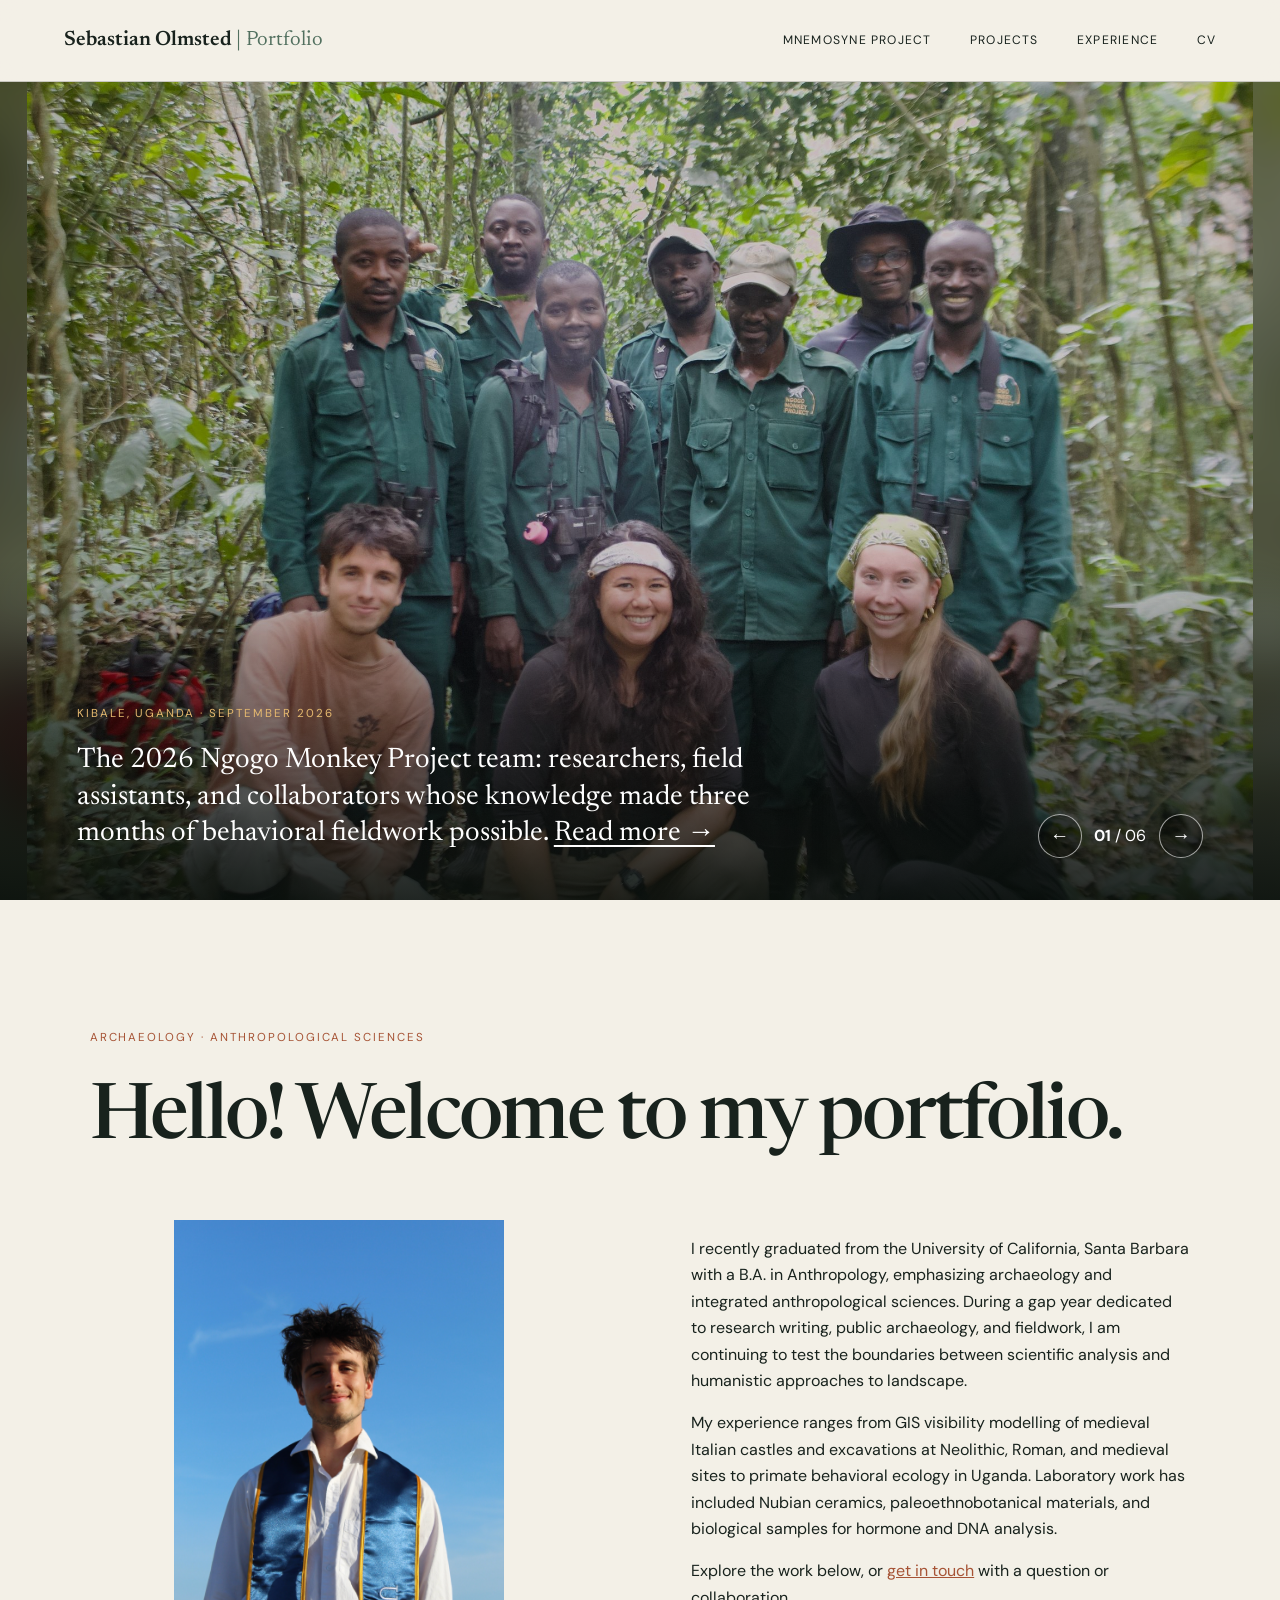
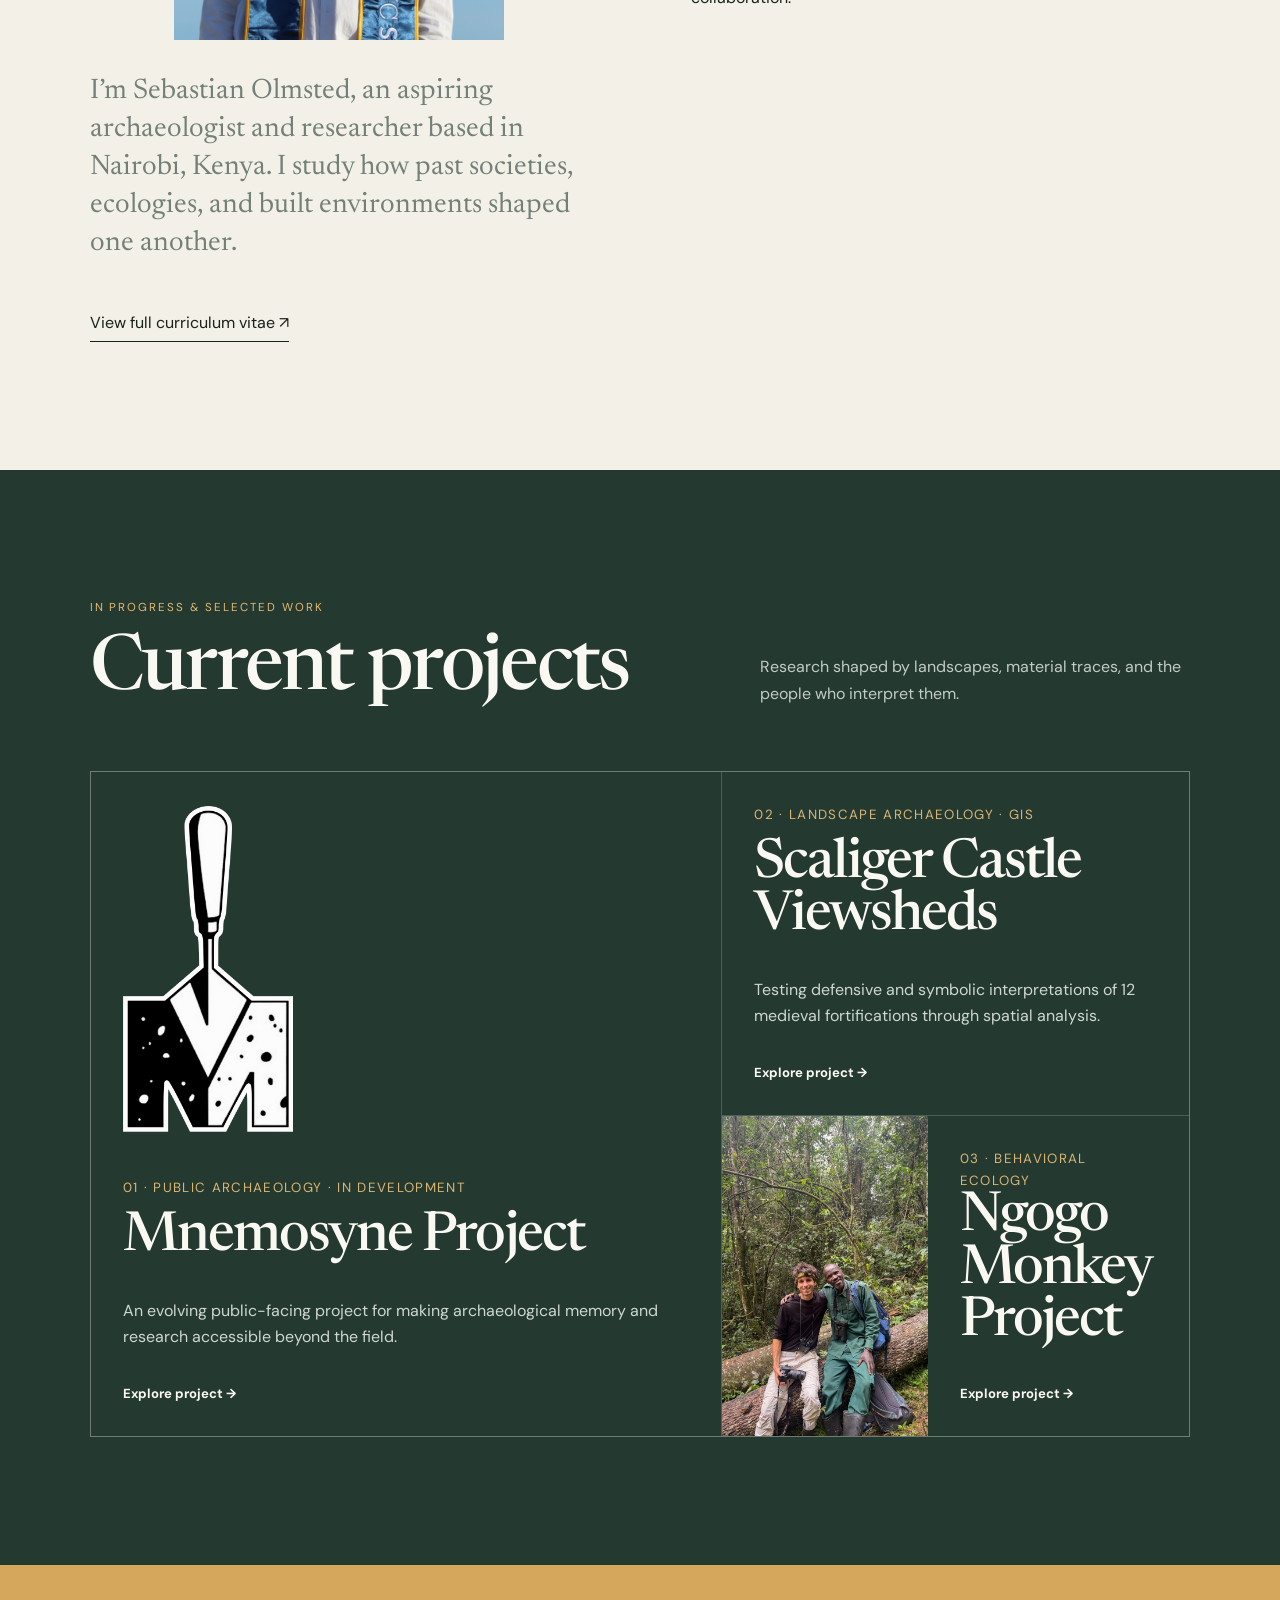
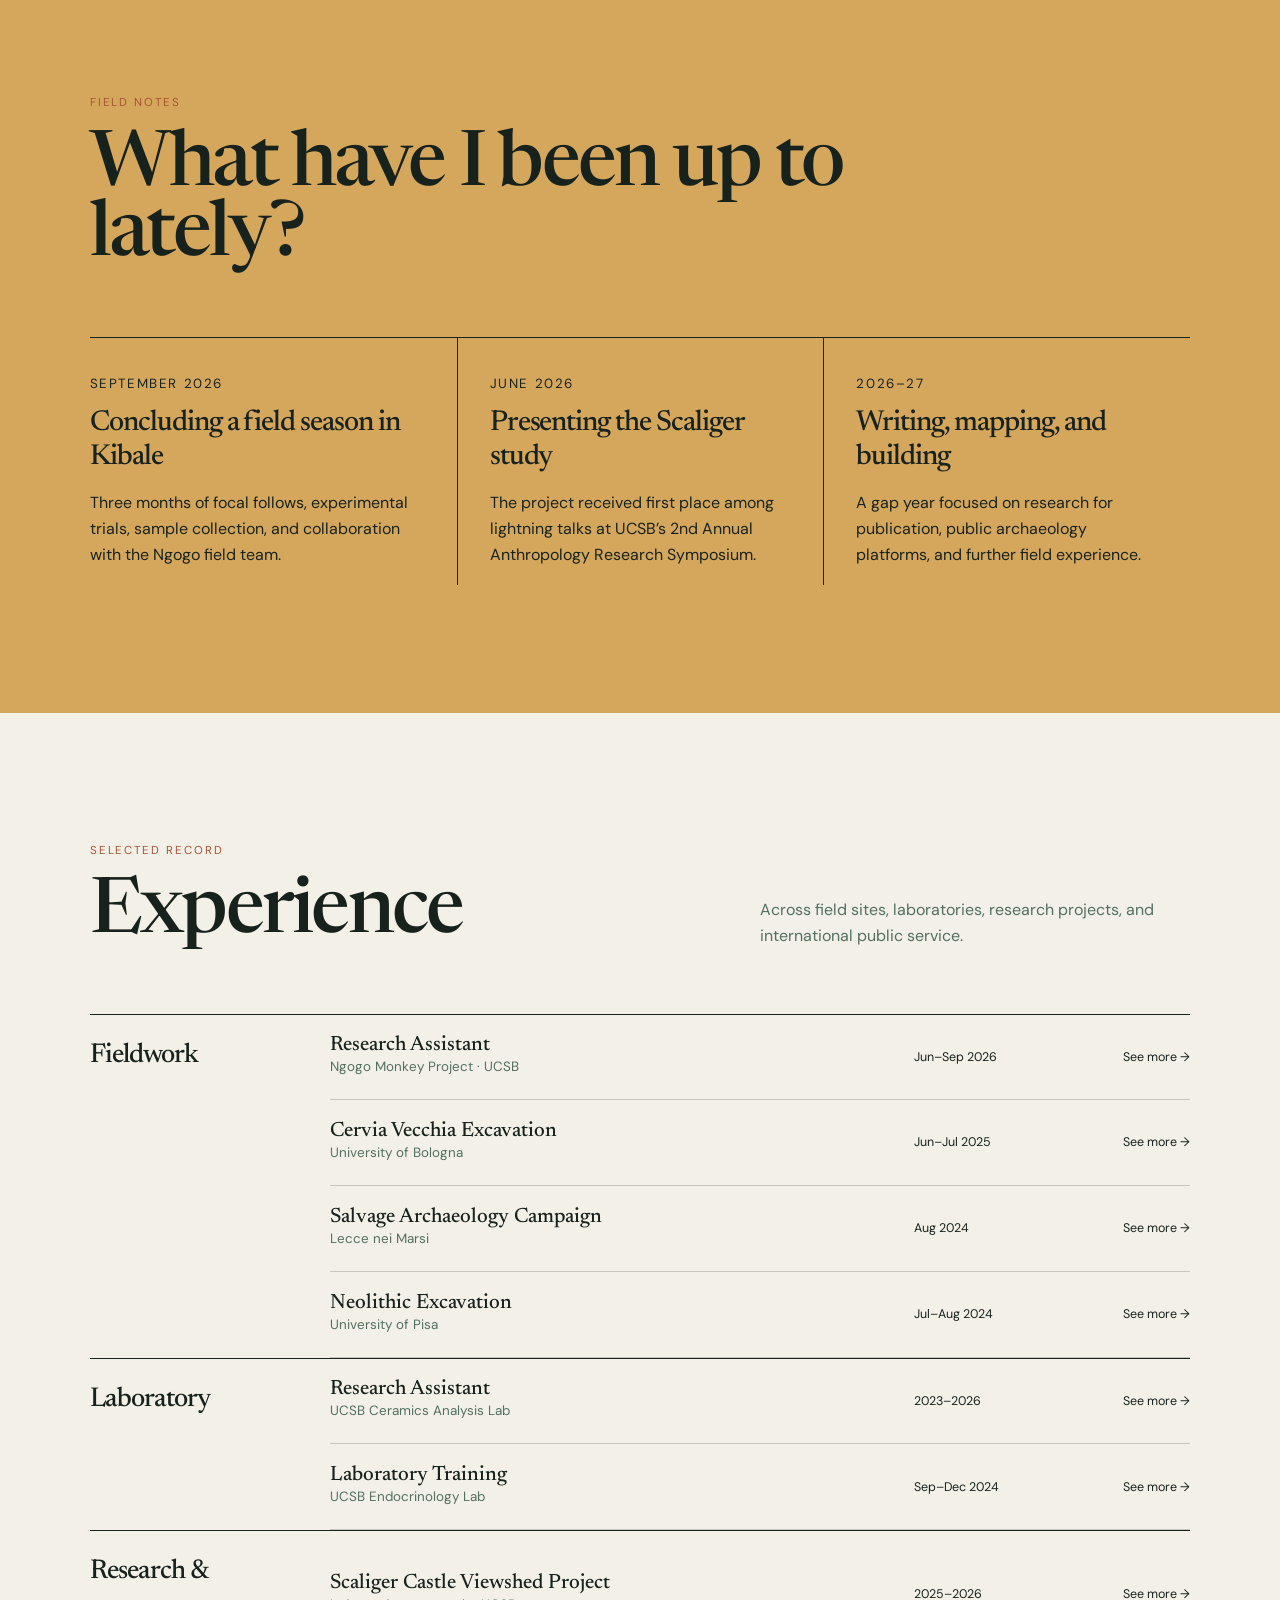
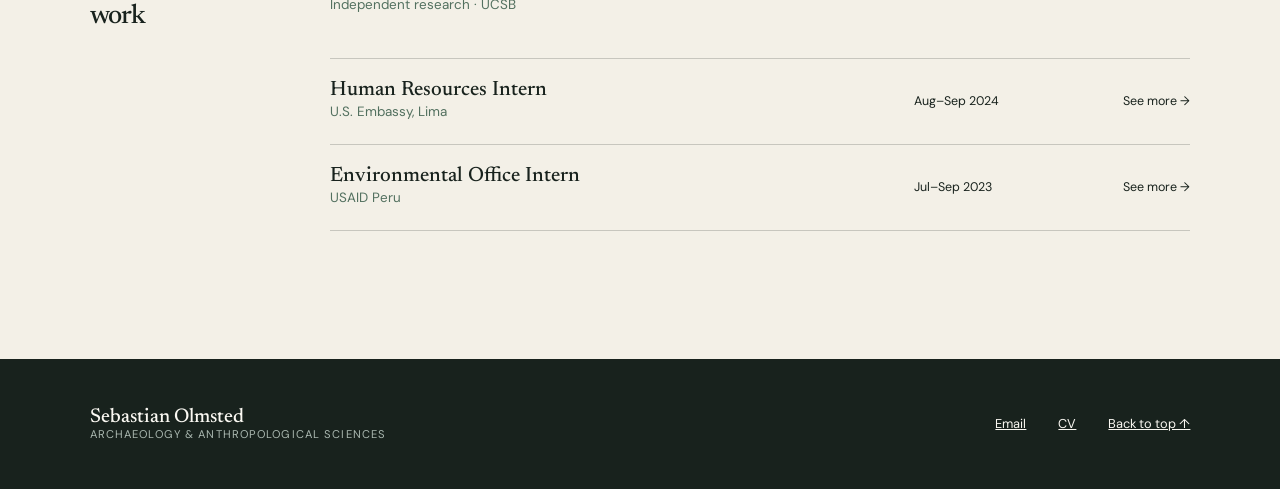
<file: index.html>
<!doctype html>
<html lang="en"><head><meta charset="utf-8"><meta name="viewport" content="width=device-width,initial-scale=1">
<title>Sebastian Olmsted | Portfolio</title><meta name="description" content="Fieldwork, laboratory practice, and research by archaeologist Sebastian Olmsted.">
<link rel="preconnect" href="https://fonts.googleapis.com"><link rel="preconnect" href="https://fonts.gstatic.com" crossorigin><link href="https://fonts.googleapis.com/css2?family=DM+Sans:wght@400;500;600&family=Newsreader:opsz,wght@6..72,400;6..72,500;6..72,600&display=swap" rel="stylesheet"><link rel="stylesheet" href="styles.css?v=6">
<link rel="icon" type="image/svg+xml" href="data:image/svg+xml,%3Csvg xmlns='http://www.w3.org/2000/svg' viewBox='0 0 64 64'%3E%3Crect width='64' height='64' rx='12' fill='%2324392f'/%3E%3Cpath d='M13 42h38M17 36h30M21 30h22M25 24h14M29 18h6' stroke='%23d5a75d' stroke-width='4' stroke-linecap='round'/%3E%3C/svg%3E"></head>
<body><a class="skip" href="#main">Skip to content</a>
<header><a class="brand" href="index.html">Sebastian Olmsted <span>| Portfolio</span></a><button class="menu" aria-expanded="false" aria-controls="nav">Menu</button><nav id="nav"><a href="mnemosyne.html">Mnemosyne Project</a><a href="#projects">Projects</a><a href="#experience">Experience</a><a href="assets/sebastian-olmsted-cv.pdf">CV</a></nav></header>
<main id="main">
<section class="carousel" aria-label="Selected fieldwork and research moments">
<article class="slide active" data-slide><img src="assets/ngogo-research-team.jpg" alt="The Ngogo Monkey Project research team in Kibale National Park"><div class="caption"><p class="eyebrow">Kibale, Uganda · September 2026</p><p>The 2026 Ngogo Monkey Project team: researchers, field assistants, and collaborators whose knowledge made three months of behavioral fieldwork possible. <a href="ngogo.html">Read more →</a></p></div></article>
<article class="slide" data-slide><img src="assets/scaliger-project-presentation.jpeg" alt="Sebastian presenting research at UCSB"><div class="caption"><p class="eyebrow">Santa Barbara, USA · June 2026</p><p>Presenting the award-winning Scaliger Castle Viewshed Project at the 2nd Annual UCSB Anthropology Research Symposium. <a href="scaliger.html">Read more →</a></p></div></article>
<article class="slide" data-slide><img src="assets/section-cervia-vecchia.jpg" alt="Excavated archaeological section at Cervia Vecchia"><div class="caption"><p class="eyebrow">Cervia, Italy · June 2025</p><p>Excavating an artificial pit whose limits helped reveal a spoliated medieval fortification. <a href="fieldwork.html#cervia">Read more →</a></p></div></article>
<article class="slide" data-slide><img src="assets/roman-burial-excavation.JPG" alt="Careful excavation of a Roman burial"><div class="caption"><p class="eyebrow">Lecce nei Marsi, Italy · July 2024</p><p>Documenting a Roman-era cappuccina burial during a rescue archaeology campaign. <a href="fieldwork.html#salvage">Read more →</a></p></div></article>
<article class="slide" data-slide><img src="assets/bracelet-reconstruction.JPG" alt="Reconstructed bracelet made from archaeological beads"><div class="caption"><p class="eyebrow">Santa Barbara, USA · October 2024</p><p>A hypothetical bracelet reconstruction using beads recovered at Tombos in modern-day Sudan. <a href="laboratory.html#ceramics">Read more →</a></p></div></article>
<article class="slide" data-slide><img src="assets/presidential-pre-advance.jpg" alt="A presidential pre-advance delegation in Lima"><div class="caption"><p class="eyebrow">Lima, Peru · August 2024</p><p>Supporting the U.S. presidential pre-advance ahead of the 2024 APEC Leaders’ Summit. <a href="work.html#embassy">Read more →</a></p></div></article>
<div class="controls"><button data-prev aria-label="Previous image">←</button><span><b data-current>01</b> / 06</span><button data-next aria-label="Next image">→</button></div></section>

<section class="intro pad"><p class="eyebrow dark">Archaeology · Anthropological sciences</p><h1>Hello! Welcome to my portfolio.</h1><div class="columns"><div><img class="portrait" src="assets/grad-pic.jpg" alt="Sebastian Olmsted in graduation regalia"><p class="lede">I’m Sebastian Olmsted, an aspiring archaeologist and researcher based in Nairobi, Kenya. I study how past societies, ecologies, and built environments shaped one another.</p></div><div><p>I recently graduated from the University of California, Santa Barbara with a B.A. in Anthropology, emphasizing archaeology and integrated anthropological sciences. During a gap year dedicated to research writing, public archaeology, and fieldwork, I am continuing to test the boundaries between scientific analysis and humanistic approaches to landscape.</p><p>My experience ranges from GIS visibility modelling of medieval Italian castles and excavations at Neolithic, Roman, and medieval sites to primate behavioral ecology in Uganda. Laboratory work has included Nubian ceramics, paleoethnobotanical materials, and biological samples for hormone and DNA analysis.</p><p>Explore the work below, or <a href="mailto:bas.olmsted@gmail.com">get in touch</a> with a question or collaboration.</p></div></div><a class="underlink" href="assets/sebastian-olmsted-cv.pdf">View full curriculum vitae ↗</a></section>

<section class="projects pad" id="projects"><div class="heading"><div><p class="eyebrow">In progress & selected work</p><h2>Current projects</h2></div><p>Research shaped by landscapes, material traces, and the people who interpret them.</p></div><div class="project-grid">
<a class="project-card feature" href="mnemosyne.html"><small>01 · Public archaeology · In development</small><h3>Mnemosyne Project</h3><p>An evolving public-facing project for making archaeological memory and research accessible beyond the field.</p><b>Explore project →</b></a>
<a class="project-card" href="scaliger.html"><small>02 · Landscape archaeology · GIS</small><h3>Scaliger Castle Viewsheds</h3><p>Testing defensive and symbolic interpretations of 12 medieval fortifications through spatial analysis.</p><b>Explore project →</b></a>
<a class="project-card image-card" href="ngogo.html"><img src="assets/me-and-godfrey.jpg" alt="Sebastian and field assistant Godfrey in Kibale"><div><small>03 · Behavioral ecology</small><h3>Ngogo Monkey Project</h3><b>Explore project →</b></div></a></div></section>

<section class="recent pad"><p class="eyebrow dark">Field notes</p><h2>What have I been up to lately?</h2><div class="recent-grid"><article><small>September 2026</small><h3>Concluding a field season in Kibale</h3><p>Three months of focal follows, experimental trials, sample collection, and collaboration with the Ngogo field team.</p></article><article><small>June 2026</small><h3>Presenting the Scaliger study</h3><p>The project received first place among lightning talks at UCSB’s 2nd Annual Anthropology Research Symposium.</p></article><article><small>2026–27</small><h3>Writing, mapping, and building</h3><p>A gap year focused on research for publication, public archaeology platforms, and further field experience.</p></article></div></section>

<section class="experience pad" id="experience"><div class="heading ink"><div><p class="eyebrow dark">Selected record</p><h2>Experience</h2></div><p>Across field sites, laboratories, research projects, and international public service.</p></div>
<div class="group"><h3>Fieldwork</h3><a href="ngogo.html"><div><strong>Research Assistant</strong><span>Ngogo Monkey Project · UCSB</span></div><time>Jun–Sep 2026</time><em>See more →</em></a><a href="fieldwork.html#cervia"><div><strong>Cervia Vecchia Excavation</strong><span>University of Bologna</span></div><time>Jun–Jul 2025</time><em>See more →</em></a><a href="fieldwork.html#salvage"><div><strong>Salvage Archaeology Campaign</strong><span>Lecce nei Marsi</span></div><time>Aug 2024</time><em>See more →</em></a><a href="fieldwork.html#neolithic"><div><strong>Neolithic Excavation</strong><span>University of Pisa</span></div><time>Jul–Aug 2024</time><em>See more →</em></a></div>
<div class="group"><h3>Laboratory</h3><a href="laboratory.html#ceramics"><div><strong>Research Assistant</strong><span>UCSB Ceramics Analysis Lab</span></div><time>2023–2026</time><em>See more →</em></a><a href="laboratory.html#endocrinology"><div><strong>Laboratory Training</strong><span>UCSB Endocrinology Lab</span></div><time>Sep–Dec 2024</time><em>See more →</em></a></div>
<div class="group"><h3>Research &amp;<br>work</h3><a href="scaliger.html"><div><strong>Scaliger Castle Viewshed Project</strong><span>Independent research · UCSB</span></div><time>2025–2026</time><em>See more →</em></a><a href="work.html#embassy"><div><strong>Human Resources Intern</strong><span>U.S. Embassy, Lima</span></div><time>Aug–Sep 2024</time><em>See more →</em></a><a href="work.html#usaid"><div><strong>Environmental Office Intern</strong><span>USAID Peru</span></div><time>Jul–Sep 2023</time><em>See more →</em></a></div></section></main>
<footer><p>Sebastian Olmsted <span>Archaeology & anthropological sciences</span></p><div><a href="mailto:bas.olmsted@gmail.com">Email</a><a href="assets/sebastian-olmsted-cv.pdf">CV</a><a href="#main">Back to top ↑</a></div></footer><script src="script.js"></script></body></html>
</file>
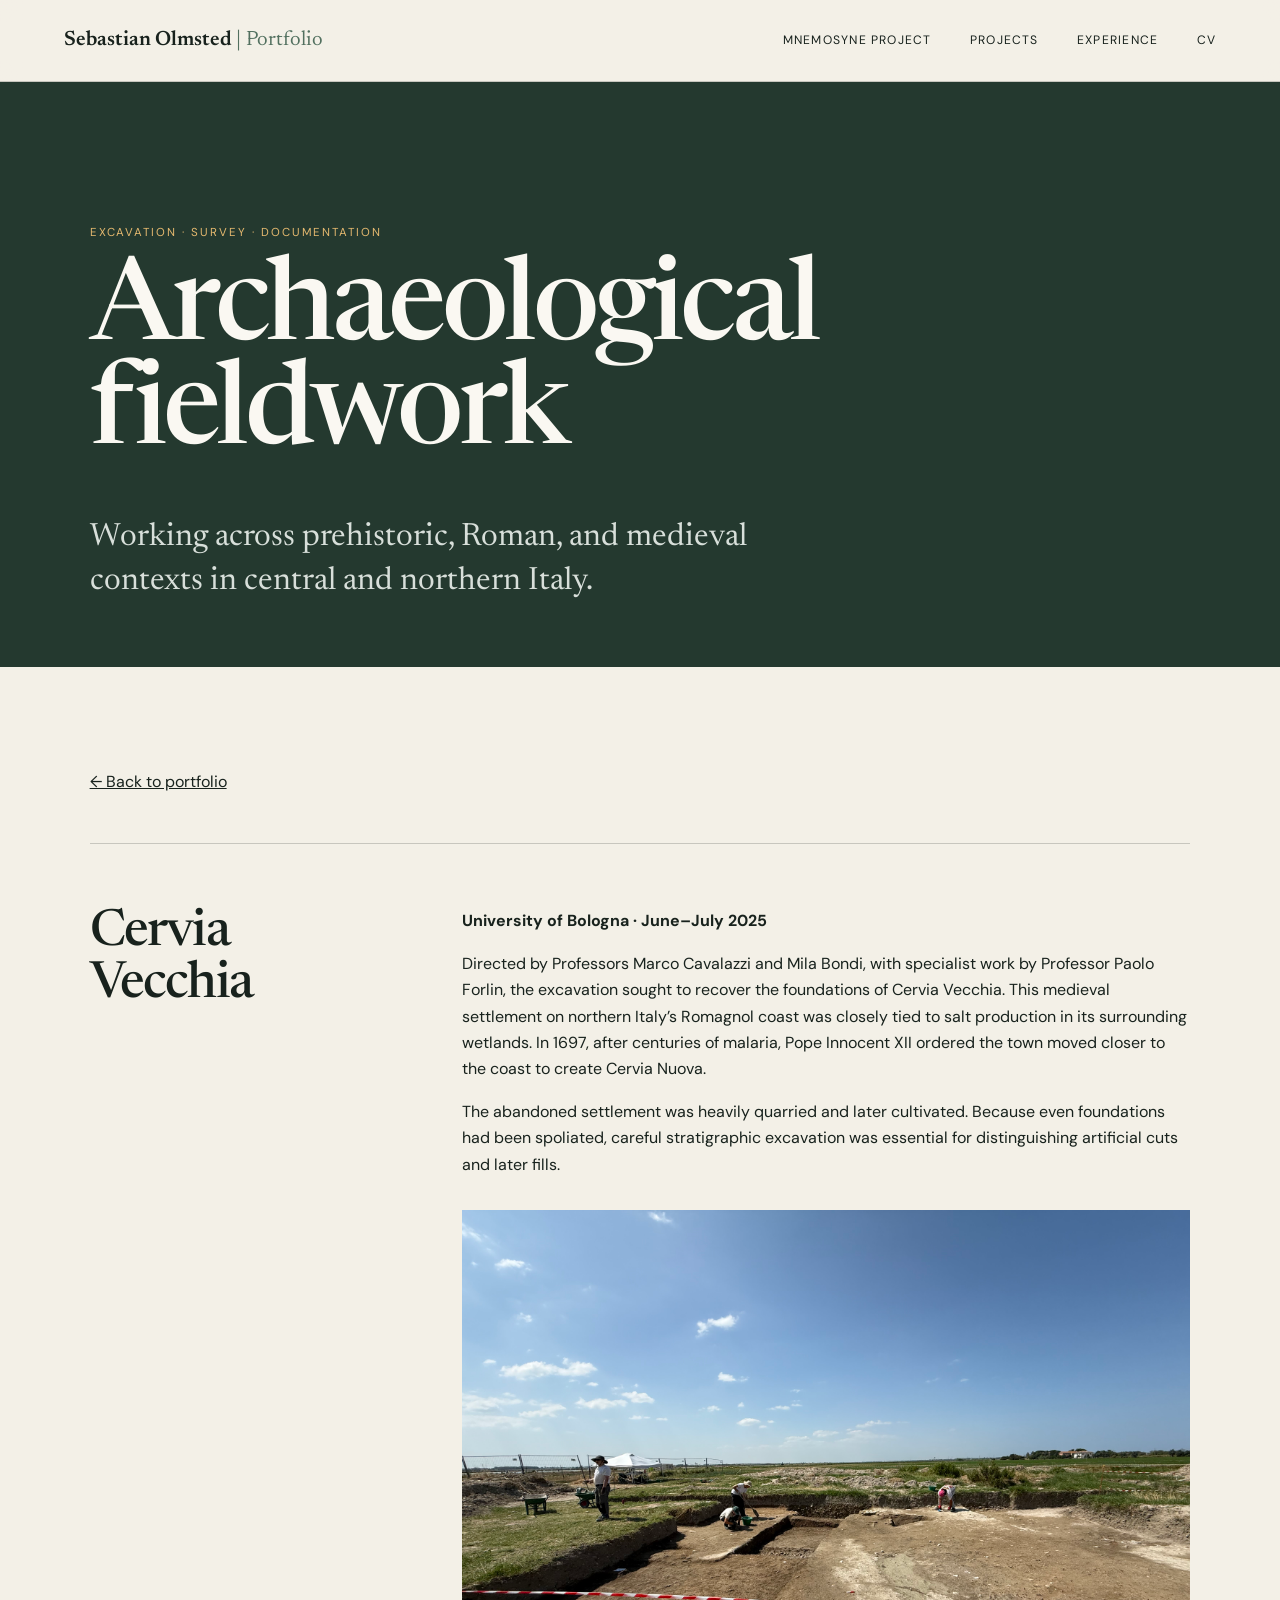
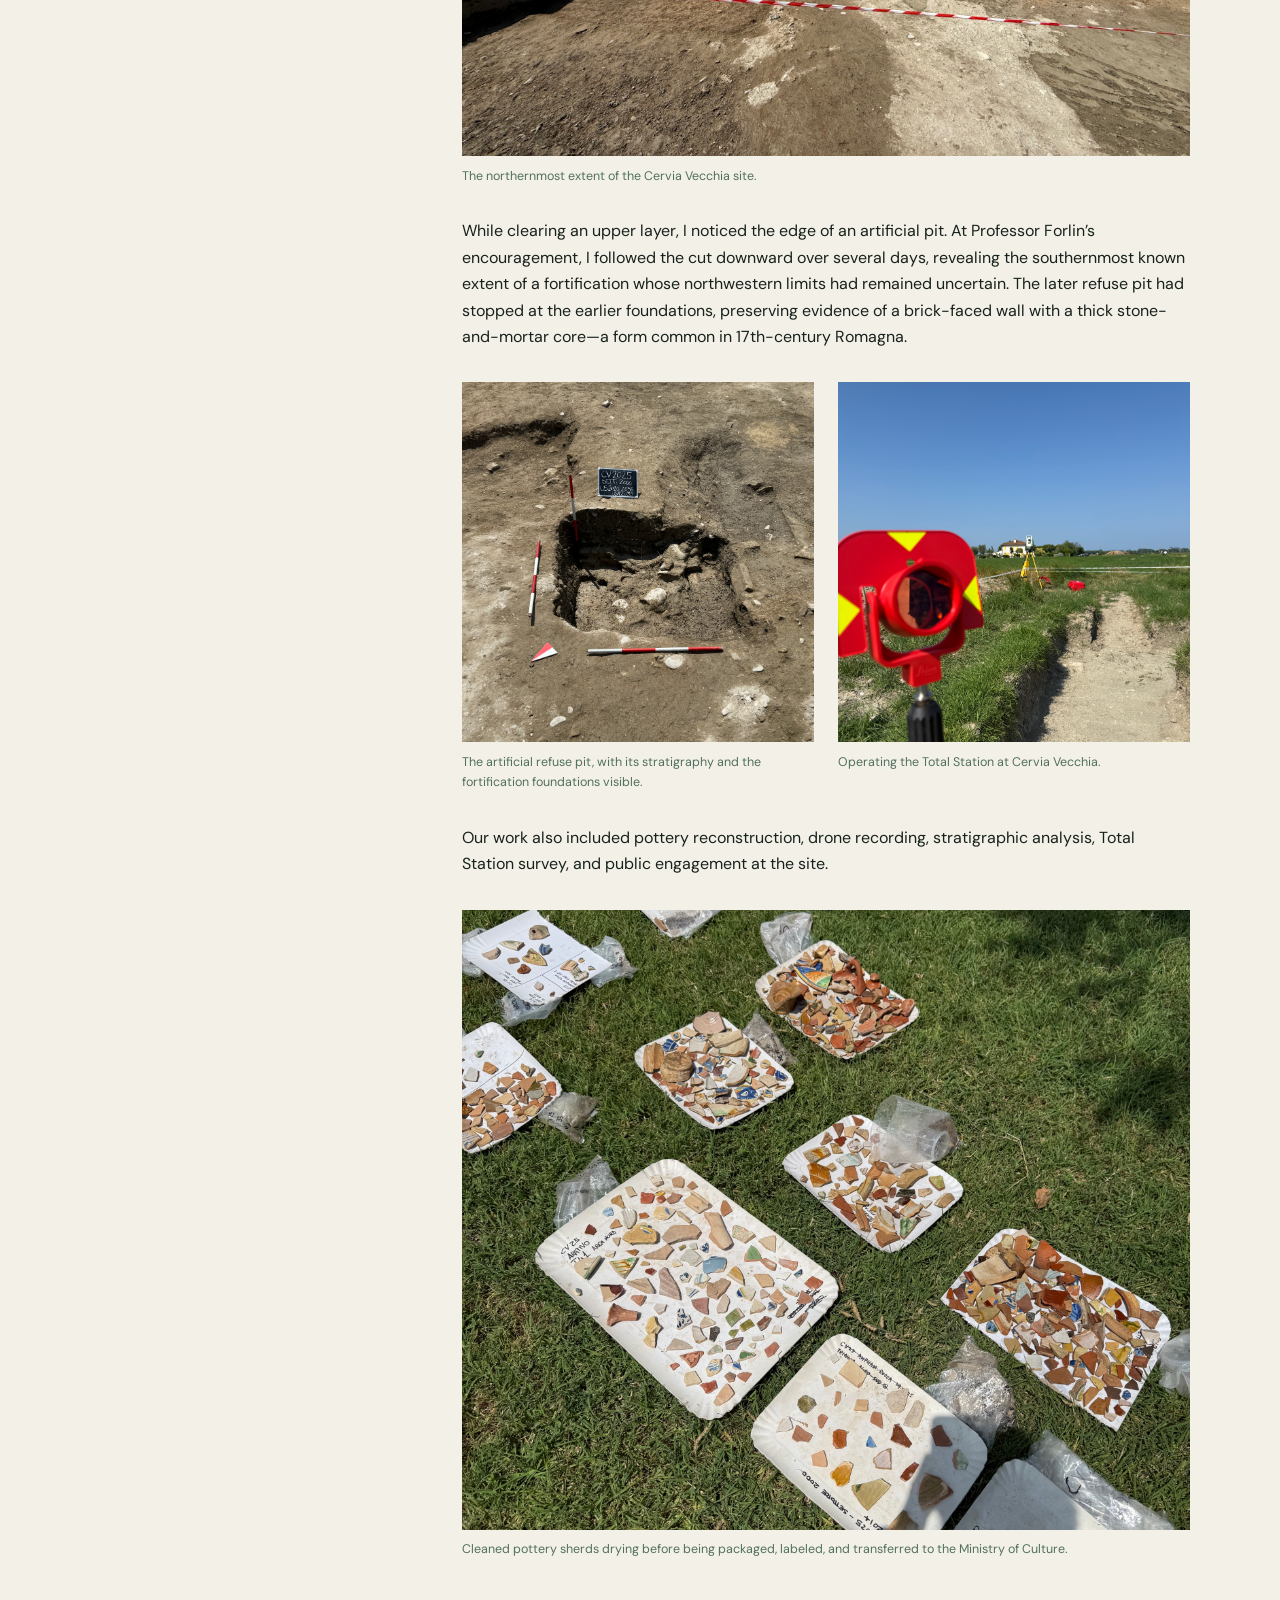
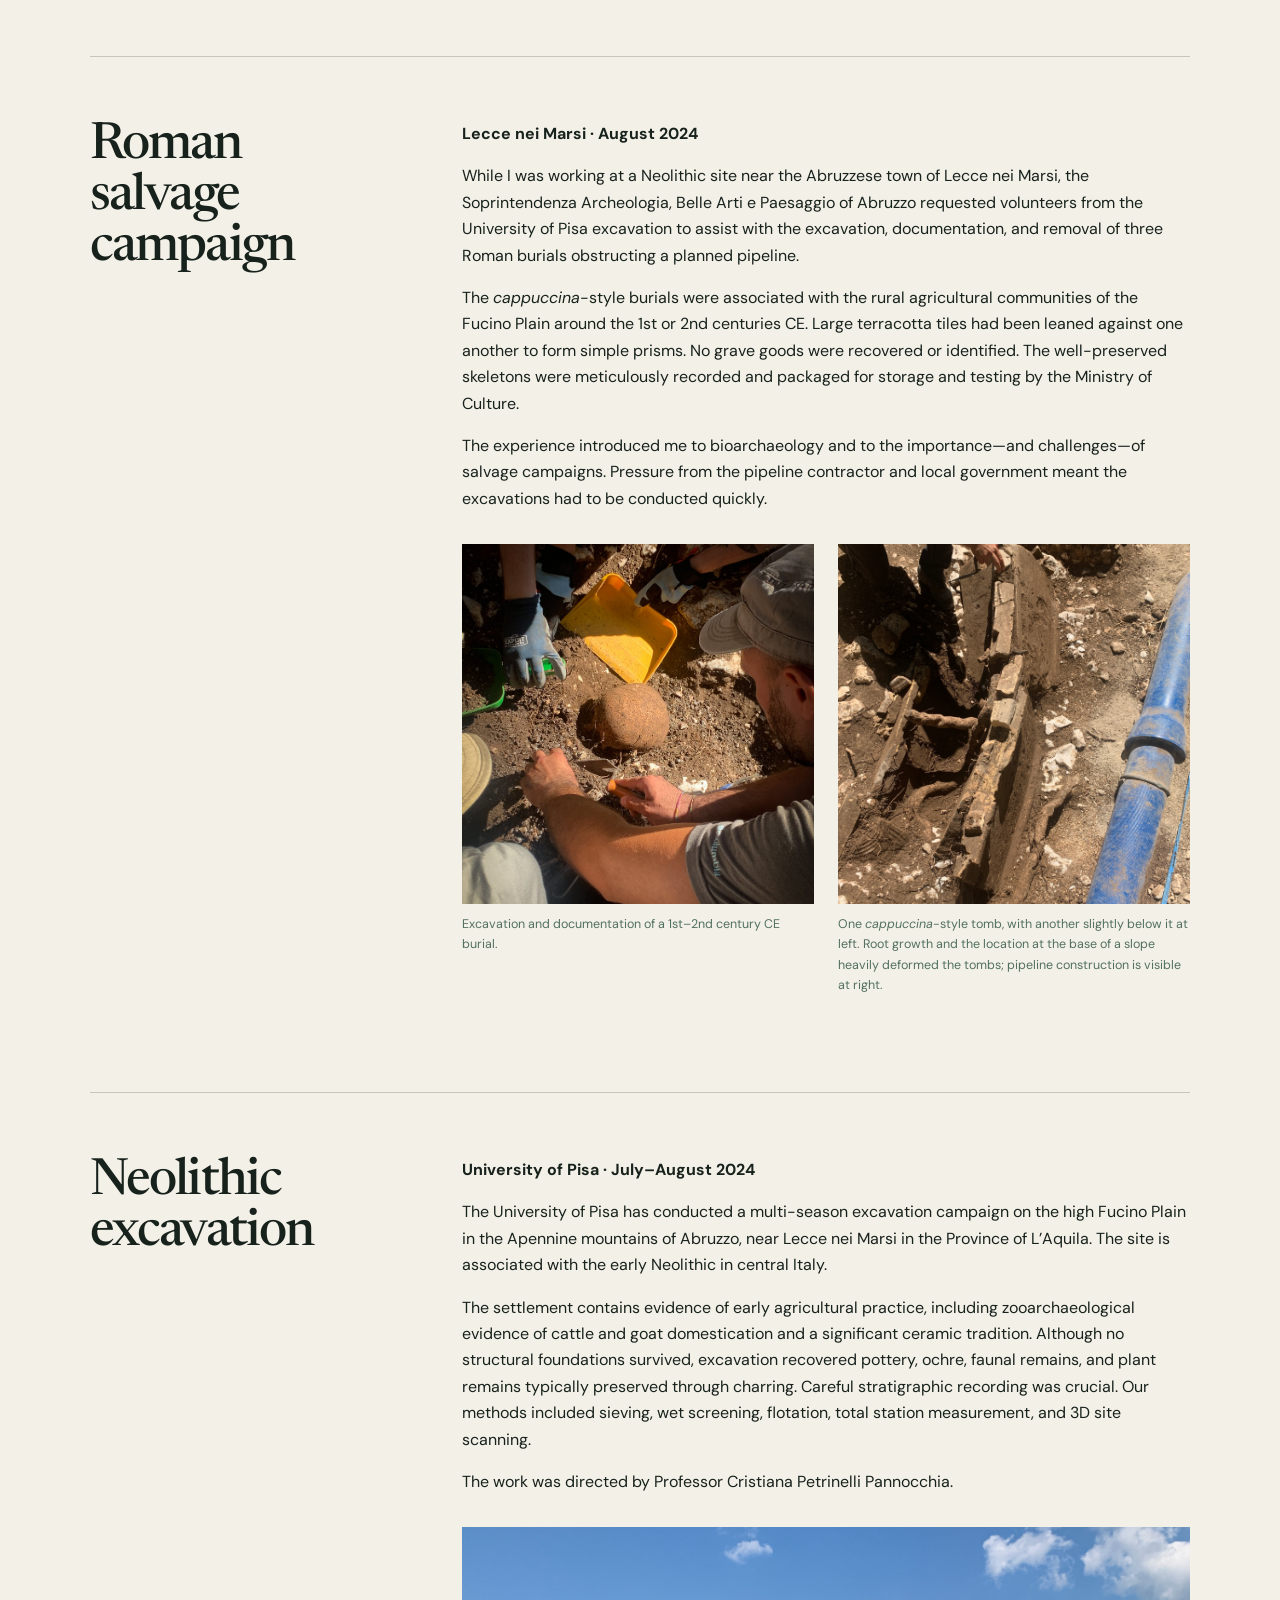
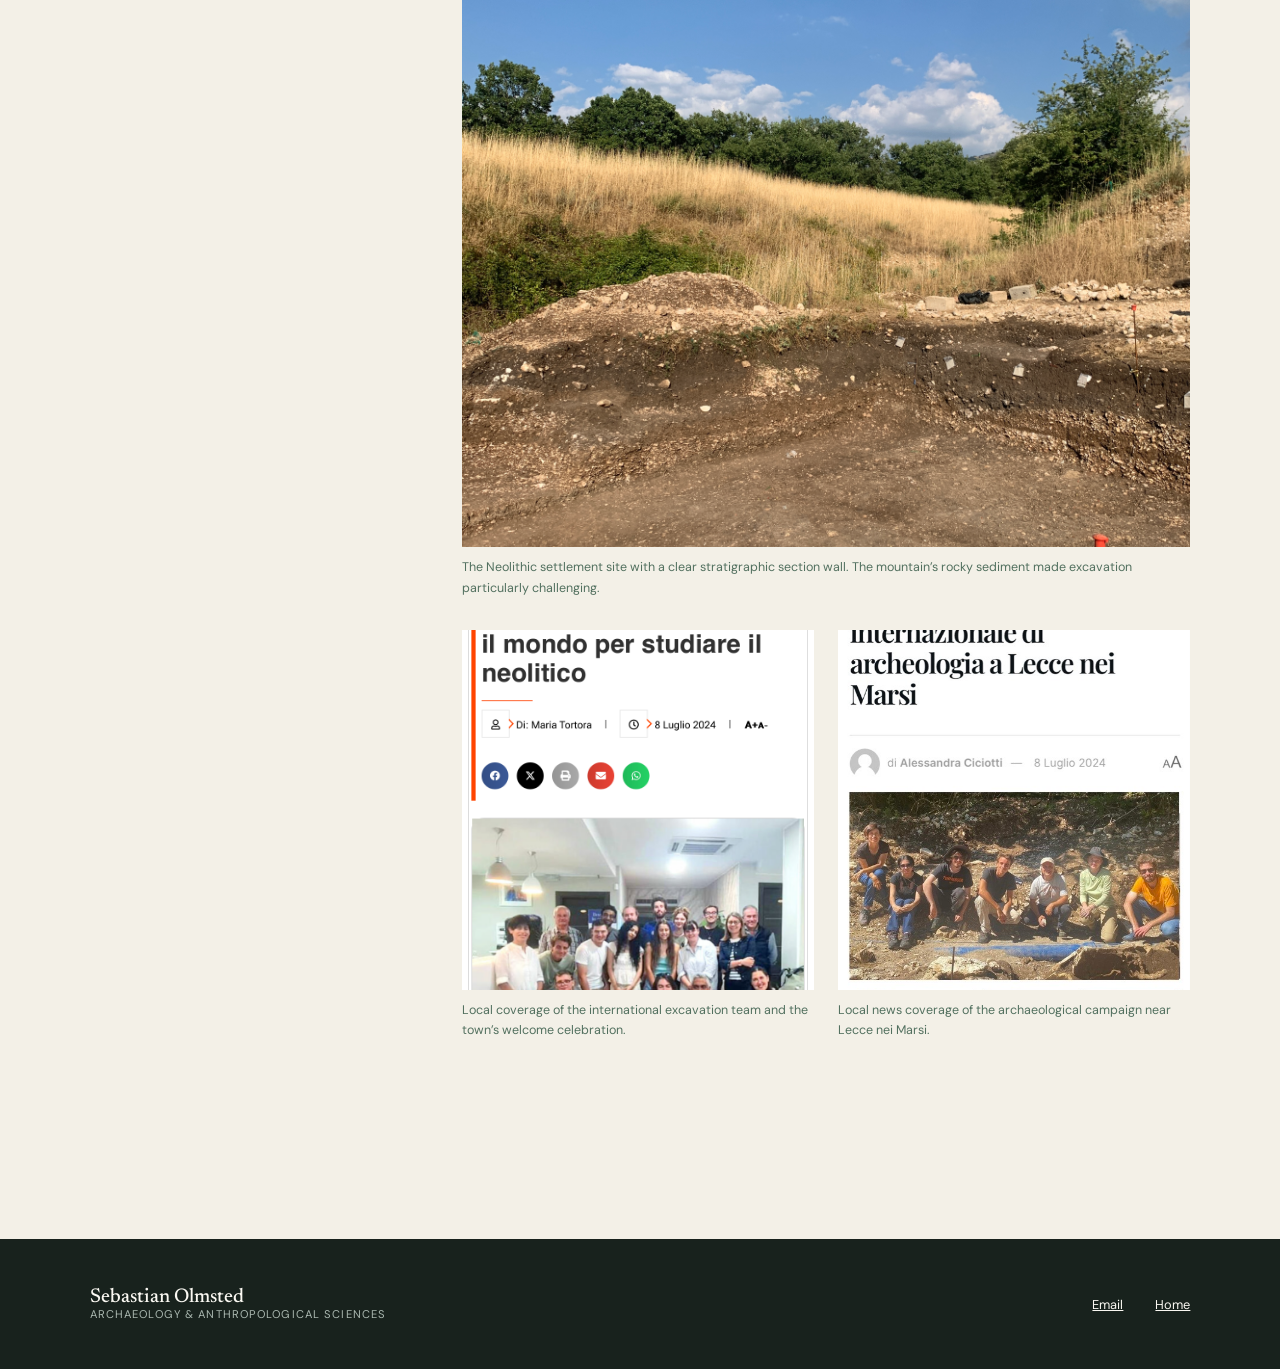
<file: fieldwork.html>
<!doctype html><html lang="en"><head><meta charset="utf-8"><meta name="viewport" content="width=device-width,initial-scale=1"><title>Archaeological Fieldwork | Sebastian Olmsted</title><link rel="stylesheet" href="styles.css?v=6"><link href="https://fonts.googleapis.com/css2?family=DM+Sans:wght@400;500;600&family=Newsreader:opsz,wght@6..72,400;6..72,500;6..72,600&display=swap" rel="stylesheet"></head><body>
<header><a class="brand" href="index.html">Sebastian Olmsted <span>| Portfolio</span></a><button class="menu" aria-expanded="false" aria-controls="nav">Menu</button><nav id="nav"><a href="mnemosyne.html">Mnemosyne Project</a><a href="index.html#projects">Projects</a><a href="index.html#experience">Experience</a><a href="assets/sebastian-olmsted-cv.pdf">CV</a></nav></header><main><section class="page-hero"><p class="eyebrow">Excavation · Survey · Documentation</p><h1>Archaeological fieldwork</h1><p class="standfirst">Working across prehistoric, Roman, and medieval contexts in central and northern Italy.</p></section>
<div class="page-body"><a class="back" href="index.html">← Back to portfolio</a>
<section class="detail" id="cervia"><h2>Cervia Vecchia</h2><div class="copy"><p><strong>University of Bologna · June–July 2025</strong></p><p>Directed by Professors Marco Cavalazzi and Mila Bondi, with specialist work by Professor Paolo Forlin, the excavation sought to recover the foundations of Cervia Vecchia. This medieval settlement on northern Italy’s Romagnol coast was closely tied to salt production in its surrounding wetlands. In 1697, after centuries of malaria, Pope Innocent XII ordered the town moved closer to the coast to create Cervia Nuova.</p><p>The abandoned settlement was heavily quarried and later cultivated. Because even foundations had been spoliated, careful stratigraphic excavation was essential for distinguishing artificial cuts and later fills.</p><figure class="project-image"><img src="assets/cervia-vecchia-site.jpeg" alt="Northern area of the Cervia Vecchia excavation"><figcaption>The northernmost extent of the Cervia Vecchia site.</figcaption></figure><p>While clearing an upper layer, I noticed the edge of an artificial pit. At Professor Forlin’s encouragement, I followed the cut downward over several days, revealing the southernmost known extent of a fortification whose northwestern limits had remained uncertain. The later refuse pit had stopped at the earlier foundations, preserving evidence of a brick-faced wall with a thick stone-and-mortar core—a form common in 17th-century Romagna.</p><div class="image-grid"><figure><img src="assets/cervia-pit-detail.jpg" alt="Artificial refuse pit and fortification foundations at Cervia Vecchia"><figcaption>The artificial refuse pit, with its stratigraphy and the fortification foundations visible.</figcaption></figure><figure><img src="assets/cervia-total-station.jpeg" alt="Operating a total station at Cervia Vecchia"><figcaption>Operating the Total Station at Cervia Vecchia.</figcaption></figure></div><p>Our work also included pottery reconstruction, drone recording, stratigraphic analysis, Total Station survey, and public engagement at the site.</p><figure class="project-image"><img src="assets/cervia-ceramics.jpeg" alt="Cleaned pottery sherds drying at Cervia Vecchia"><figcaption>Cleaned pottery sherds drying before being packaged, labeled, and transferred to the Ministry of Culture.</figcaption></figure></div></section>
<section class="detail" id="salvage"><h2>Roman salvage campaign</h2><div class="copy"><p><strong>Lecce nei Marsi · August 2024</strong></p><p>While I was working at a Neolithic site near the Abruzzese town of Lecce nei Marsi, the Soprintendenza Archeologia, Belle Arti e Paesaggio of Abruzzo requested volunteers from the University of Pisa excavation to assist with the excavation, documentation, and removal of three Roman burials obstructing a planned pipeline.</p><p>The <em>cappuccina</em>-style burials were associated with the rural agricultural communities of the Fucino Plain around the 1st or 2nd centuries CE. Large terracotta tiles had been leaned against one another to form simple prisms. No grave goods were recovered or identified. The well-preserved skeletons were meticulously recorded and packaged for storage and testing by the Ministry of Culture.</p><p>The experience introduced me to bioarchaeology and to the importance—and challenges—of salvage campaigns. Pressure from the pipeline contractor and local government meant the excavations had to be conducted quickly.</p><div class="image-grid"><figure><img src="assets/roman-burial-excavation.JPG" alt="Careful excavation and documentation of a Roman burial"><figcaption>Excavation and documentation of a 1st–2nd century CE burial.</figcaption></figure><figure><img src="burial-and-pipeline.JPG" alt="Cappuccina-style tombs beside pipeline construction"><figcaption>One <em>cappuccina</em>-style tomb, with another slightly below it at left. Root growth and the location at the base of a slope heavily deformed the tombs; pipeline construction is visible at right.</figcaption></figure></div></div></section>
<section class="detail" id="neolithic"><h2>Neolithic excavation</h2><div class="copy"><p><strong>University of Pisa · July–August 2024</strong></p><p>The University of Pisa has conducted a multi-season excavation campaign on the high Fucino Plain in the Apennine mountains of Abruzzo, near Lecce nei Marsi in the Province of L’Aquila. The site is associated with the early Neolithic in central Italy.</p><p>The settlement contains evidence of early agricultural practice, including zooarchaeological evidence of cattle and goat domestication and a significant ceramic tradition. Although no structural foundations survived, excavation recovered pottery, ochre, faunal remains, and plant remains typically preserved through charring. Careful stratigraphic recording was crucial. Our methods included sieving, wet screening, flotation, total station measurement, and 3D site scanning.</p><p>The work was directed by Professor Cristiana Petrinelli Pannocchia.</p><figure class="project-image"><img src="section-neolithic-site.JPG" alt="Neolithic settlement excavation with a stratigraphic section wall"><figcaption>The Neolithic settlement site with a clear stratigraphic section wall. The mountain’s rocky sediment made excavation particularly challenging.</figcaption></figure><div class="image-grid"><figure><img src="IMG_2875.PNG" alt="Local news coverage showing the excavation team"><figcaption>Local coverage of the international excavation team and the town’s welcome celebration.</figcaption></figure><figure><img src="IMG_2878.jpeg" alt="Local news coverage of the archaeological excavation"><figcaption>Local news coverage of the archaeological campaign near Lecce nei Marsi.</figcaption></figure></div></div></section></div></main>
<footer><p>Sebastian Olmsted <span>Archaeology &amp; anthropological sciences</span></p><div><a href="mailto:bas.olmsted@gmail.com">Email</a><a href="index.html">Home</a></div></footer><script src="script.js"></script></body></html>
</file>
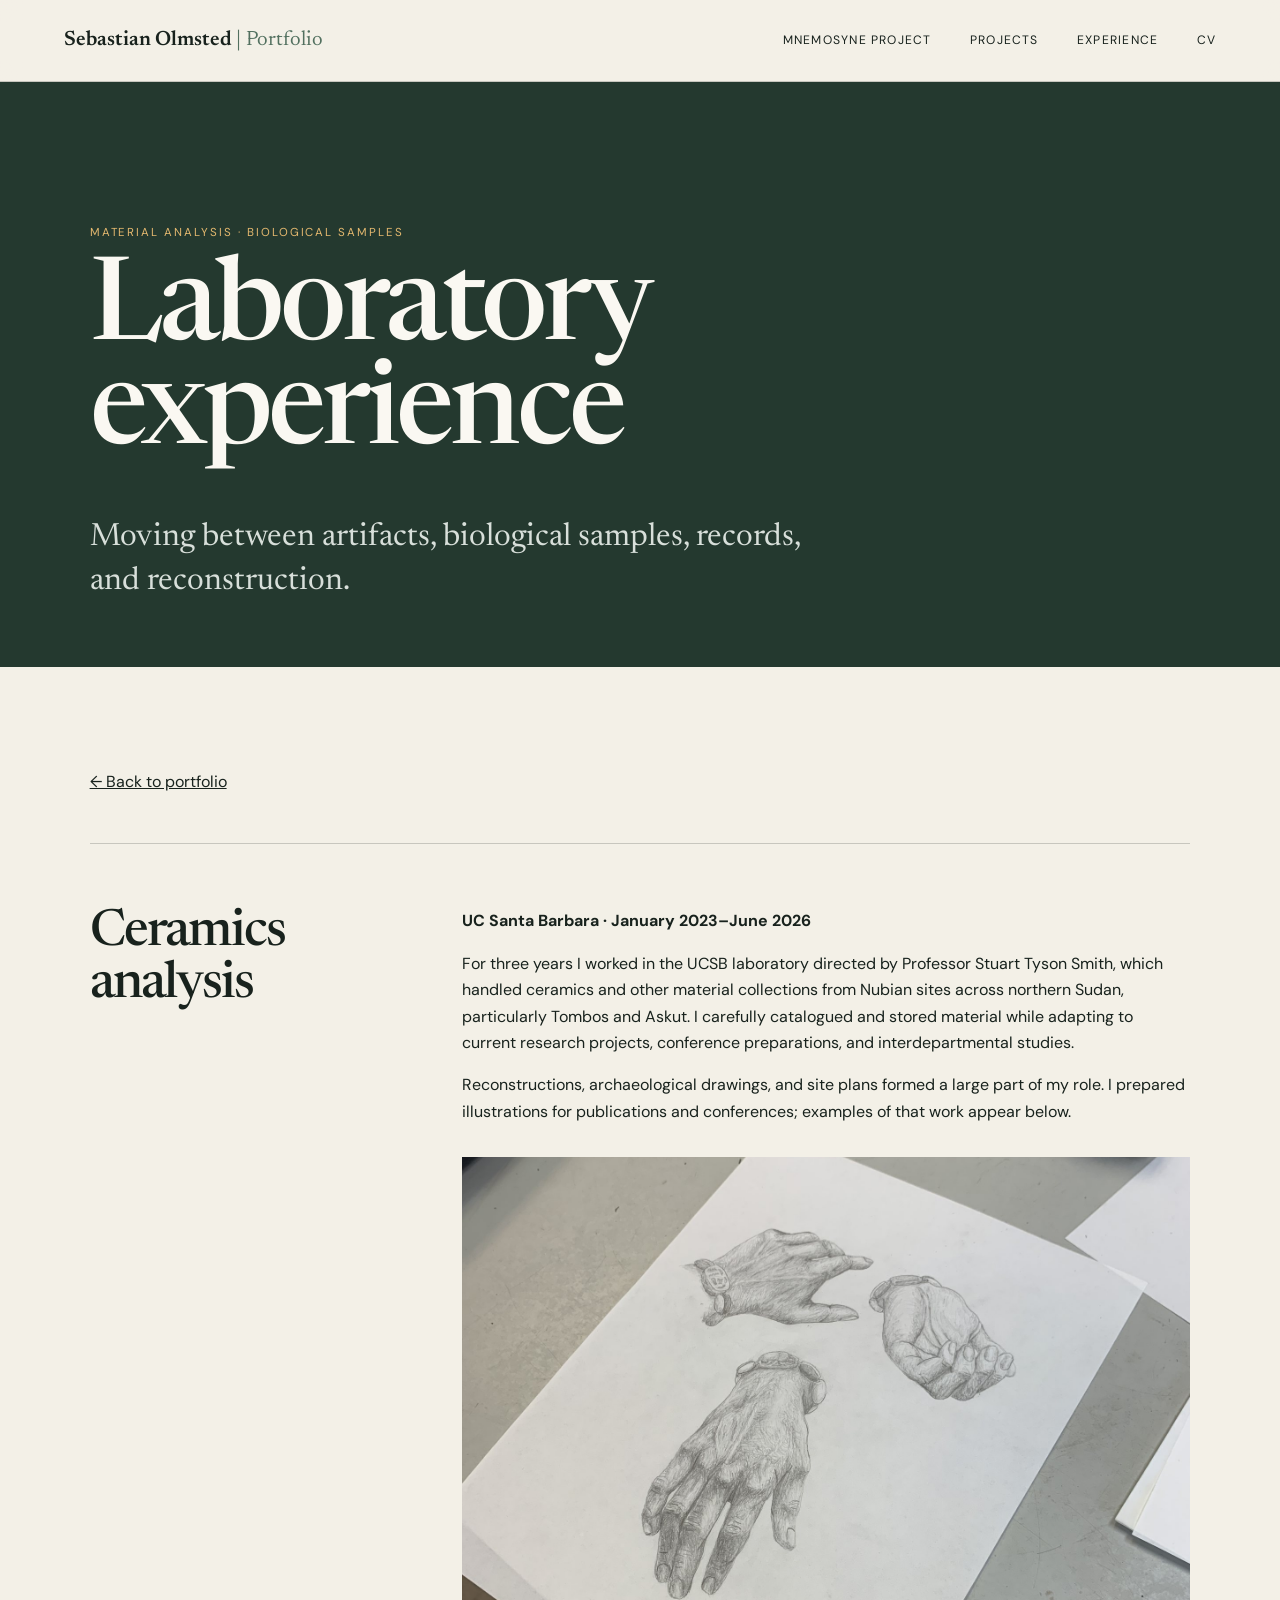
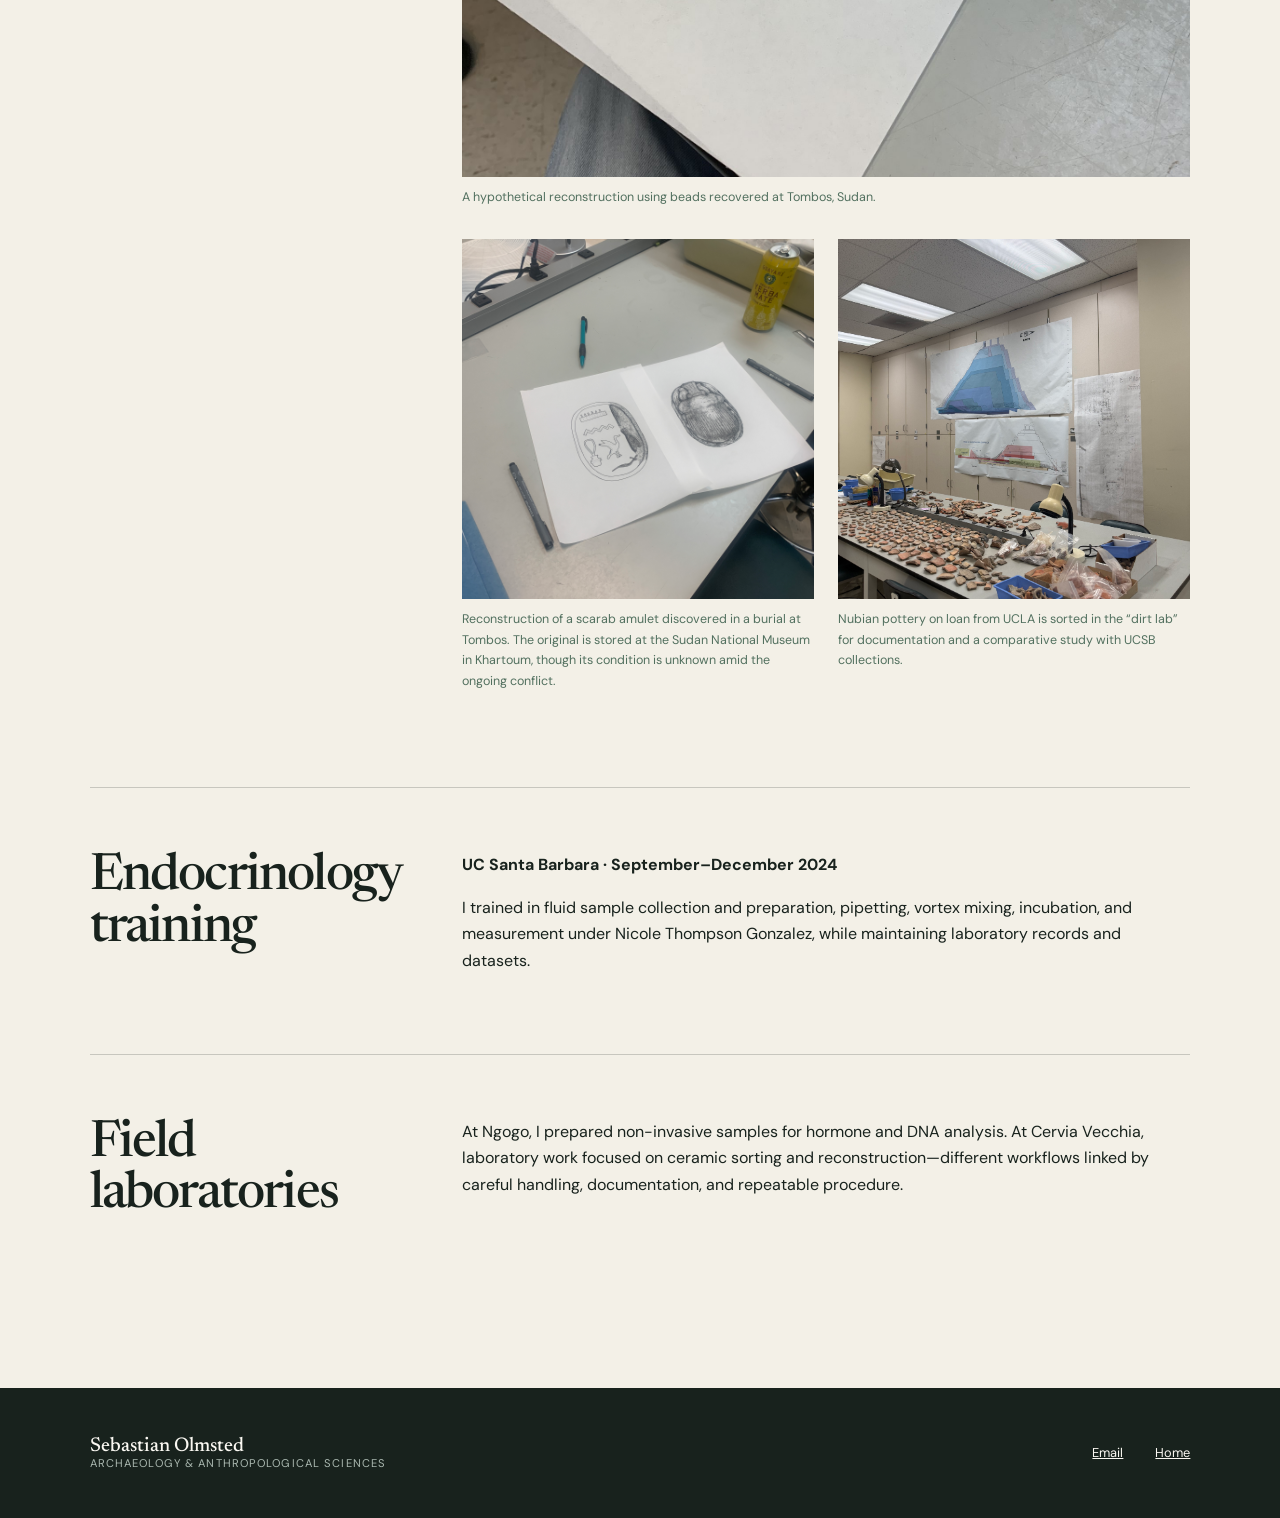
<file: laboratory.html>
<!doctype html>
<html lang="en">
<head>
  <meta charset="utf-8"><meta name="viewport" content="width=device-width,initial-scale=1">
  <title>Laboratory Experience | Sebastian Olmsted</title><link rel="stylesheet" href="styles.css?v=6">
  <link href="https://fonts.googleapis.com/css2?family=DM+Sans:wght@400;500;600&family=Newsreader:opsz,wght@6..72,400;6..72,500;6..72,600&display=swap" rel="stylesheet">
</head>
<body>
  <header><a class="brand" href="index.html">Sebastian Olmsted <span>| Portfolio</span></a><button class="menu" aria-expanded="false" aria-controls="nav">Menu</button><nav id="nav"><a href="mnemosyne.html">Mnemosyne Project</a><a href="index.html#projects">Projects</a><a href="index.html#experience">Experience</a><a href="assets/sebastian-olmsted-cv.pdf">CV</a></nav></header>
  <main><section class="page-hero"><p class="eyebrow">Material analysis · Biological samples</p><h1>Laboratory experience</h1><p class="standfirst">Moving between artifacts, biological samples, records, and reconstruction.</p></section><div class="page-body"><a class="back" href="index.html">← Back to portfolio</a>
    <section class="detail" id="ceramics"><h2>Ceramics analysis</h2><div class="copy"><p><strong>UC Santa Barbara · January 2023–June 2026</strong></p><p>For three years I worked in the UCSB laboratory directed by Professor Stuart Tyson Smith, which handled ceramics and other material collections from Nubian sites across northern Sudan, particularly Tombos and Askut. I carefully catalogued and stored material while adapting to current research projects, conference preparations, and interdepartmental studies.</p><p>Reconstructions, archaeological drawings, and site plans formed a large part of my role. I prepared illustrations for publications and conferences; examples of that work appear below.</p><figure class="project-image"><img src="assets/bracelet-reconstruction.JPG" alt="Bracelet reconstruction using archaeological beads"><figcaption>A hypothetical reconstruction using beads recovered at Tombos, Sudan.</figcaption></figure><div class="image-grid"><figure><img src="scarab-amulet.JPG" alt="Archaeological illustration of a scarab amulet"><figcaption>Reconstruction of a scarab amulet discovered in a burial at Tombos. The original is stored at the Sudan National Museum in Khartoum, though its condition is unknown amid the ongoing conflict.</figcaption></figure><figure><img src="dirt-lab.jpg" alt="Nubian pottery laid out in the UCSB dirt lab"><figcaption>Nubian pottery on loan from UCLA is sorted in the “dirt lab” for documentation and a comparative study with UCSB collections.</figcaption></figure></div></div></section>
    <section class="detail" id="endocrinology"><h2>Endocrinology training</h2><div class="copy"><p><strong>UC Santa Barbara · September–December 2024</strong></p><p>I trained in fluid sample collection and preparation, pipetting, vortex mixing, incubation, and measurement under Nicole Thompson Gonzalez, while maintaining laboratory records and datasets.</p></div></section>
    <section class="detail"><h2>Field laboratories</h2><div class="copy"><p>At Ngogo, I prepared non-invasive samples for hormone and DNA analysis. At Cervia Vecchia, laboratory work focused on ceramic sorting and reconstruction—different workflows linked by careful handling, documentation, and repeatable procedure.</p></div></section>
  </div></main><footer><p>Sebastian Olmsted <span>Archaeology &amp; anthropological sciences</span></p><div><a href="mailto:bas.olmsted@gmail.com">Email</a><a href="index.html">Home</a></div></footer><script src="script.js"></script>
</body></html>
</file>
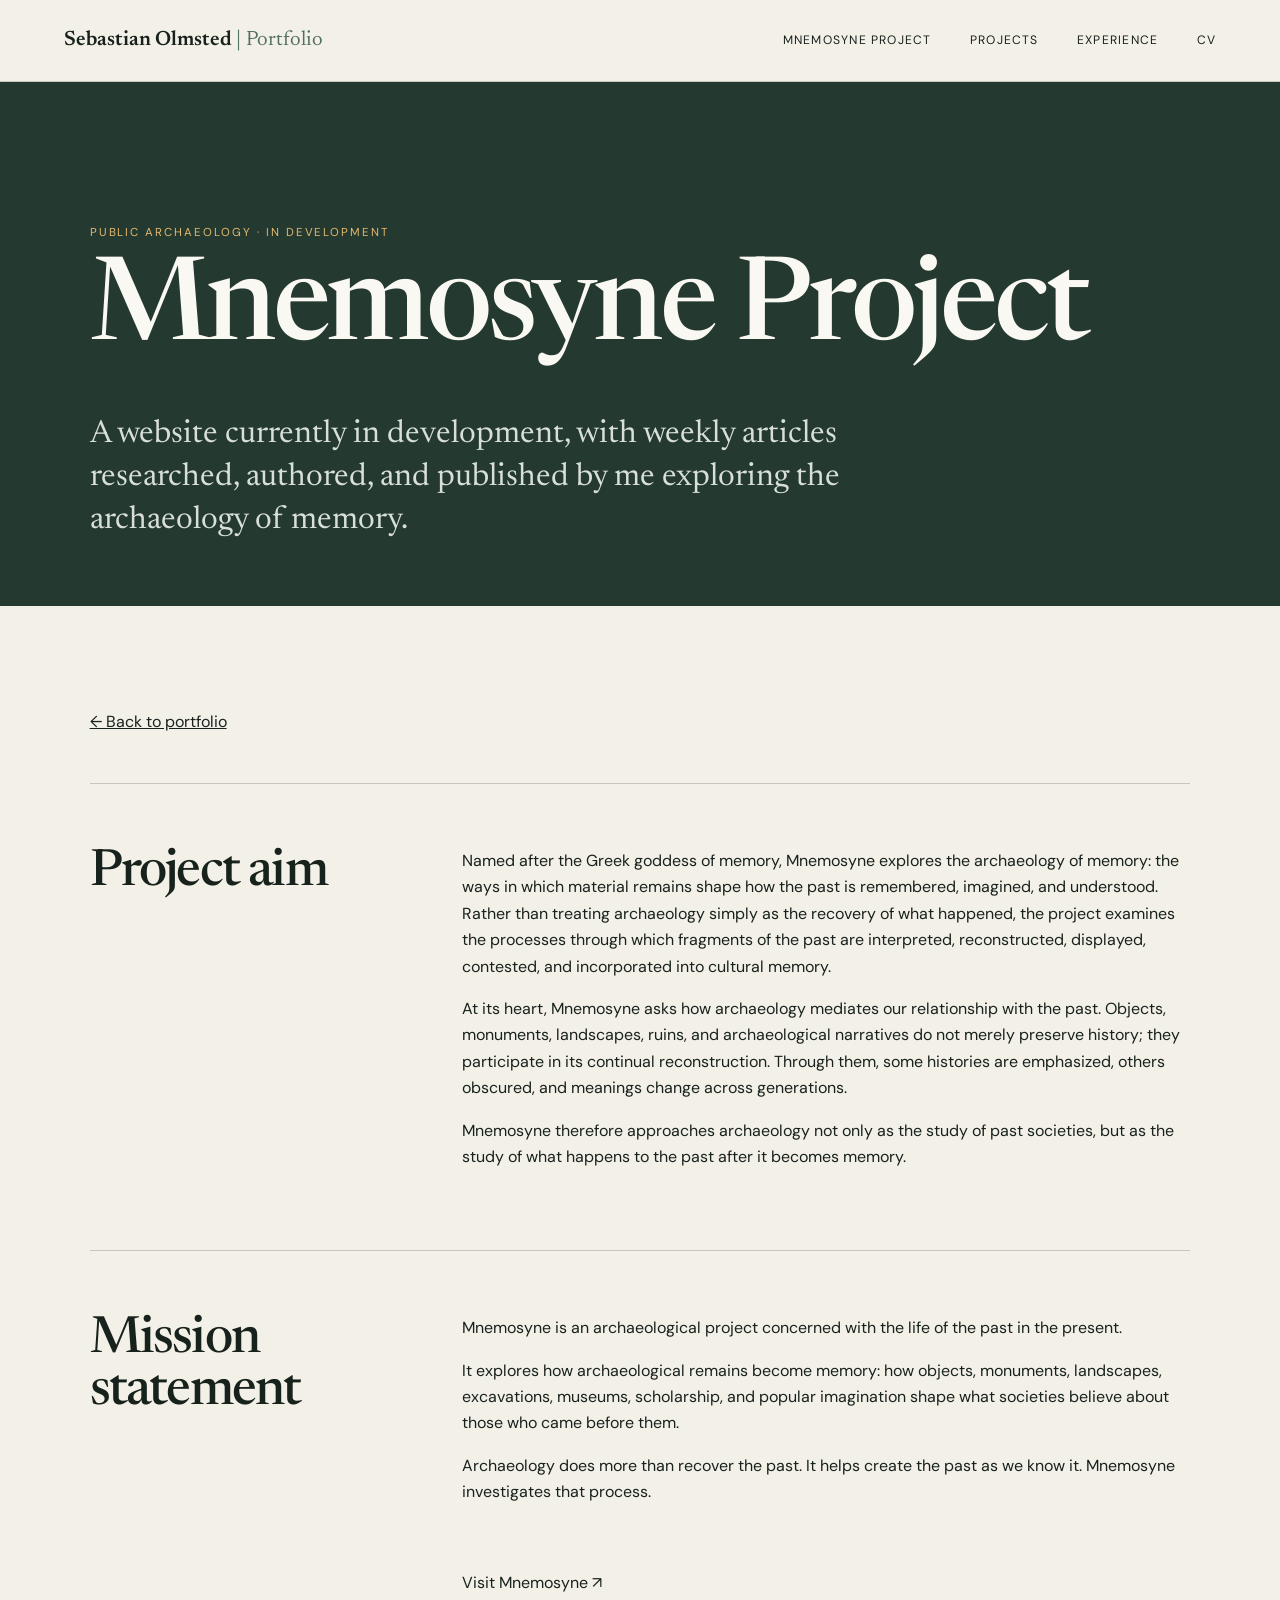
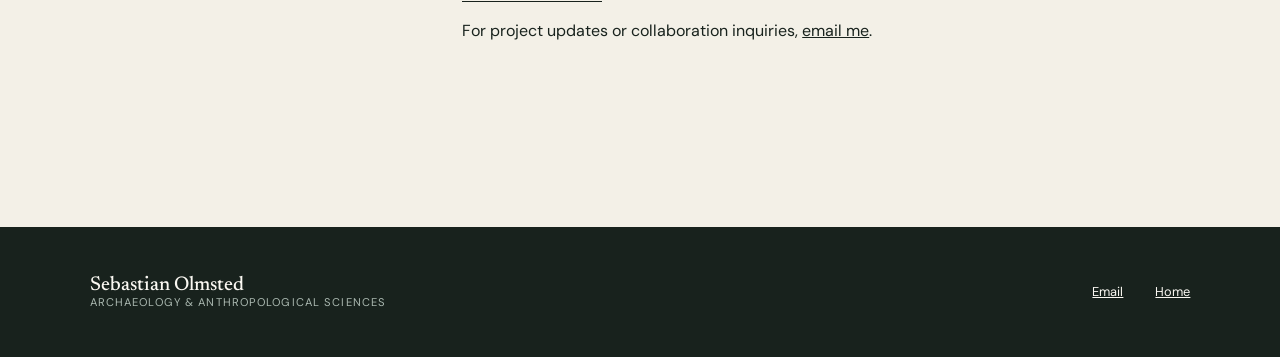
<file: mnemosyne.html>
<!doctype html>
<html lang="en">
<head>
  <meta charset="utf-8">
  <meta name="viewport" content="width=device-width,initial-scale=1">
  <title>Mnemosyne Project | Sebastian Olmsted</title>
  <link rel="stylesheet" href="styles.css?v=6">
  <link href="https://fonts.googleapis.com/css2?family=DM+Sans:wght@400;500;600&family=Newsreader:opsz,wght@6..72,400;6..72,500;6..72,600&display=swap" rel="stylesheet">
</head>
<body class="mnemosyne-page">
  <header><a class="brand" href="index.html">Sebastian Olmsted <span>| Portfolio</span></a><button class="menu" aria-expanded="false" aria-controls="nav">Menu</button><nav id="nav"><a href="mnemosyne.html">Mnemosyne Project</a><a href="index.html#projects">Projects</a><a href="index.html#experience">Experience</a><a href="assets/sebastian-olmsted-cv.pdf">CV</a></nav></header>
  <main>
    <section class="page-hero"><p class="eyebrow">Public archaeology · In development</p><h1>Mnemosyne Project</h1><p class="standfirst">A website currently in development, with weekly articles researched, authored, and published by me exploring the archaeology of memory.</p></section>
    <div class="page-body"><a class="back" href="index.html">← Back to portfolio</a>
      <section class="detail"><h2>Project aim</h2><div class="copy"><p>Named after the Greek goddess of memory, Mnemosyne explores the archaeology of memory: the ways in which material remains shape how the past is remembered, imagined, and understood. Rather than treating archaeology simply as the recovery of what happened, the project examines the processes through which fragments of the past are interpreted, reconstructed, displayed, contested, and incorporated into cultural memory.</p><p>At its heart, Mnemosyne asks how archaeology mediates our relationship with the past. Objects, monuments, landscapes, ruins, and archaeological narratives do not merely preserve history; they participate in its continual reconstruction. Through them, some histories are emphasized, others obscured, and meanings change across generations.</p><p>Mnemosyne therefore approaches archaeology not only as the study of past societies, but as the study of what happens to the past after it becomes memory.</p></div></section>
      <section class="detail"><h2>Mission statement</h2><div class="copy"><p>Mnemosyne is an archaeological project concerned with the life of the past in the present.</p><p>It explores how archaeological remains become memory: how objects, monuments, landscapes, excavations, museums, scholarship, and popular imagination shape what societies believe about those who came before them.</p><p>Archaeology does more than recover the past. It helps create the past as we know it. Mnemosyne investigates that process.</p><p><a class="underlink" href="https://mnemosynearchaeology.org/" target="_blank" rel="noopener noreferrer">Visit Mnemosyne ↗</a></p><p>For project updates or collaboration inquiries, <a href="mailto:bas.olmsted@gmail.com">email me</a>.</p></div></section>
    </div>
  </main>
  <footer><p>Sebastian Olmsted <span>Archaeology &amp; anthropological sciences</span></p><div><a href="mailto:bas.olmsted@gmail.com">Email</a><a href="index.html">Home</a></div></footer>
  <script src="script.js"></script>
</body>
</html>
</file>
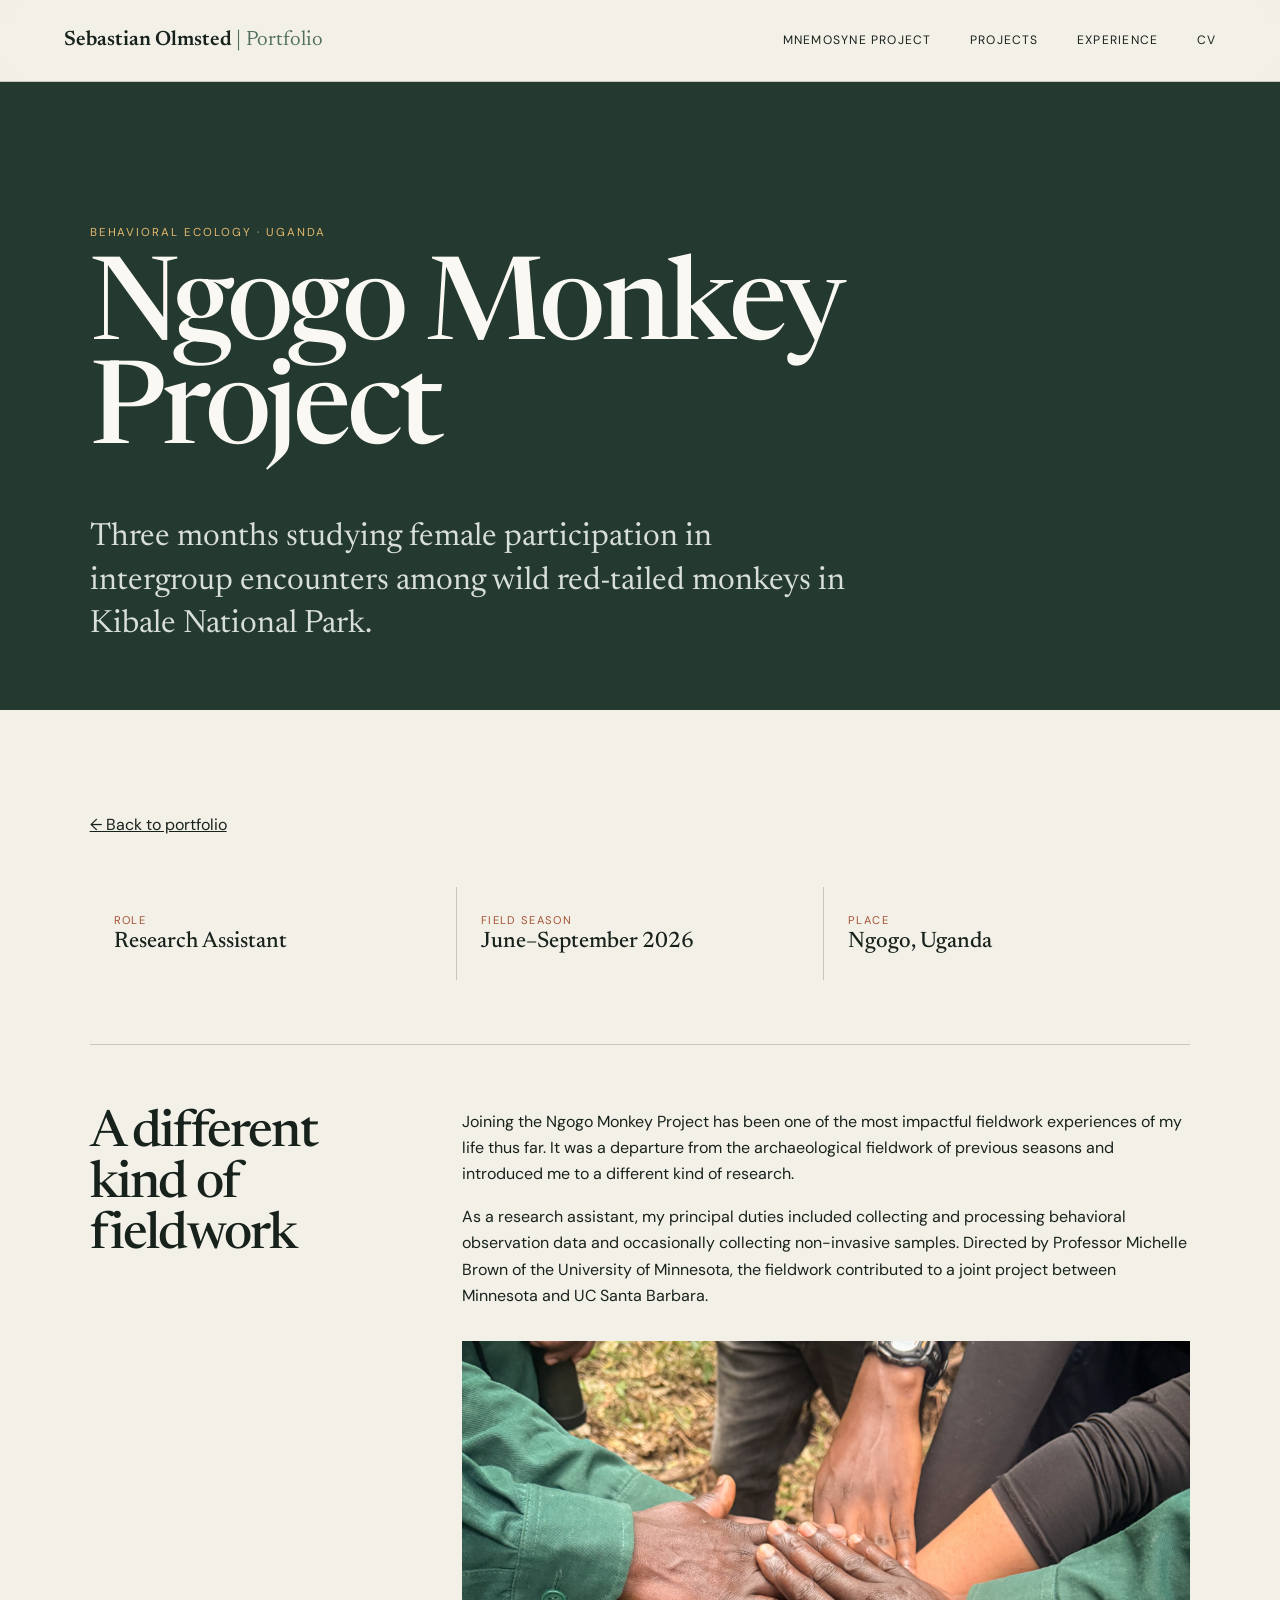
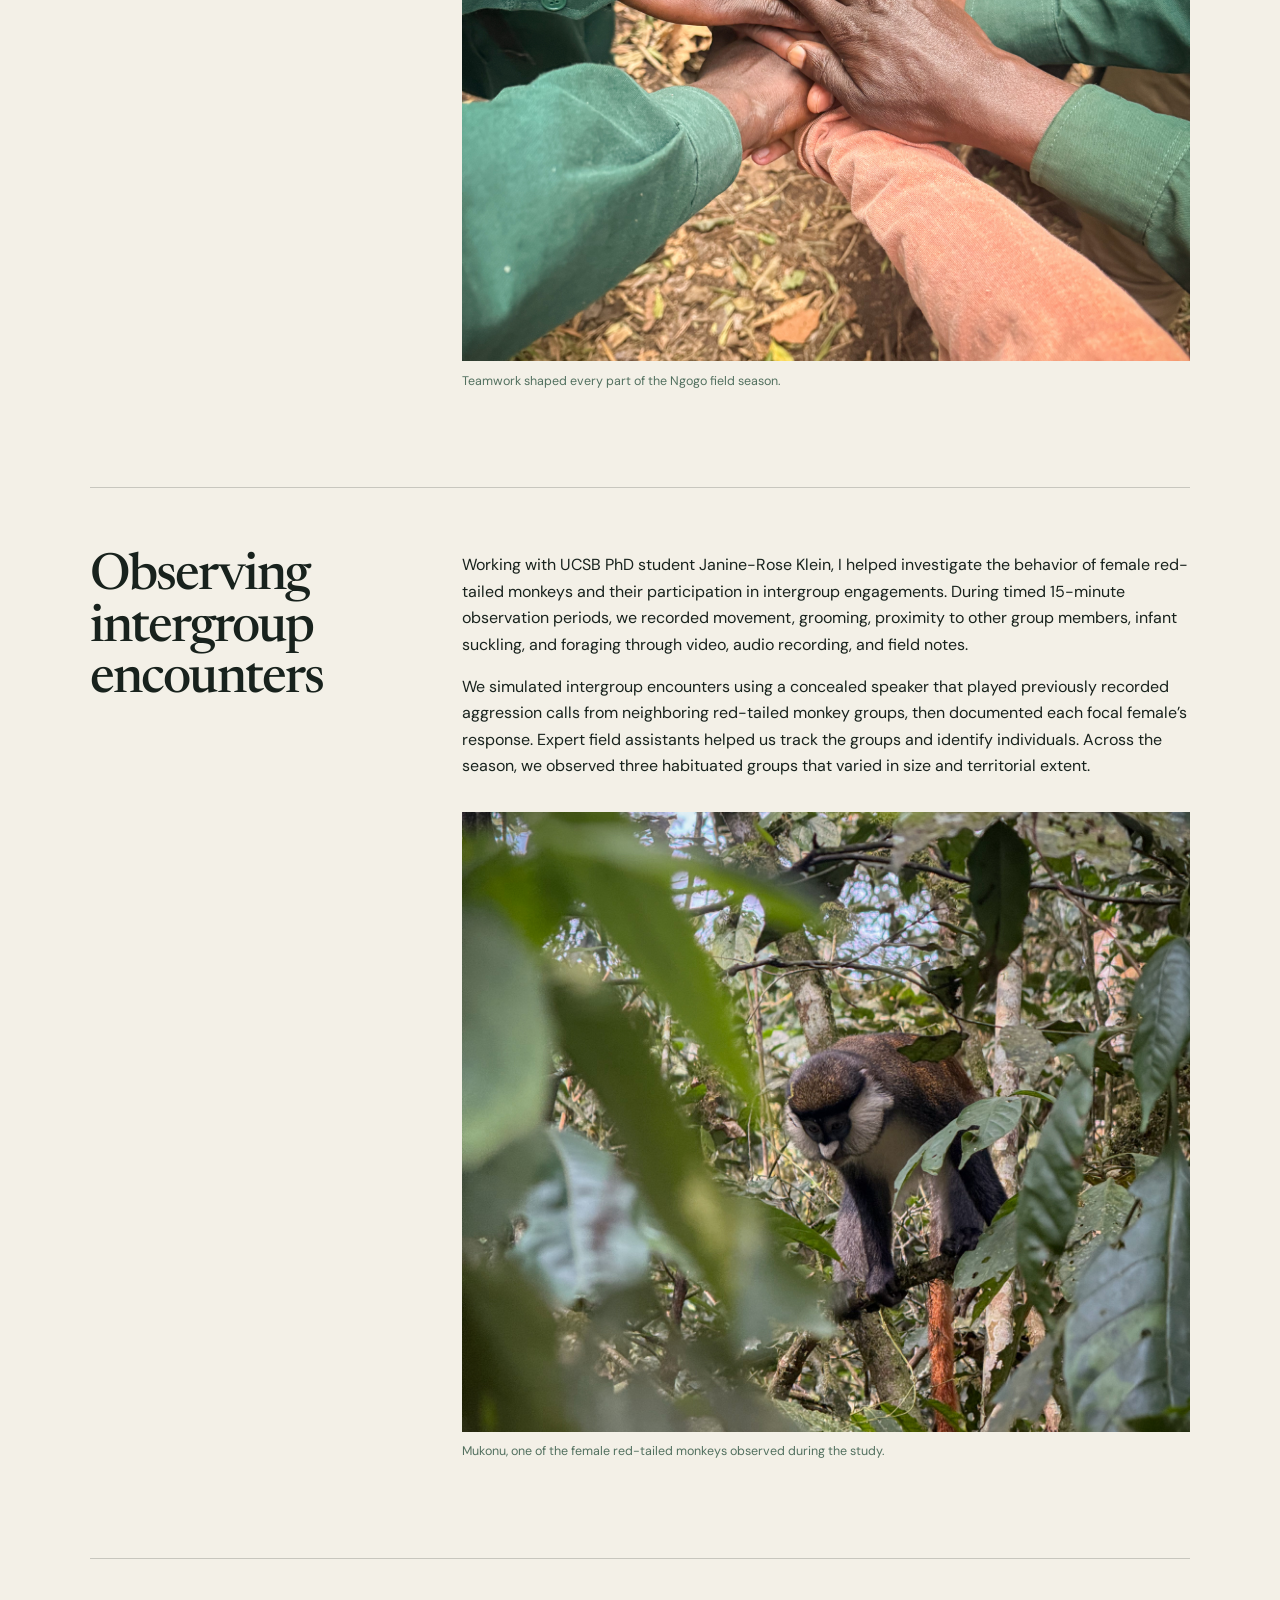
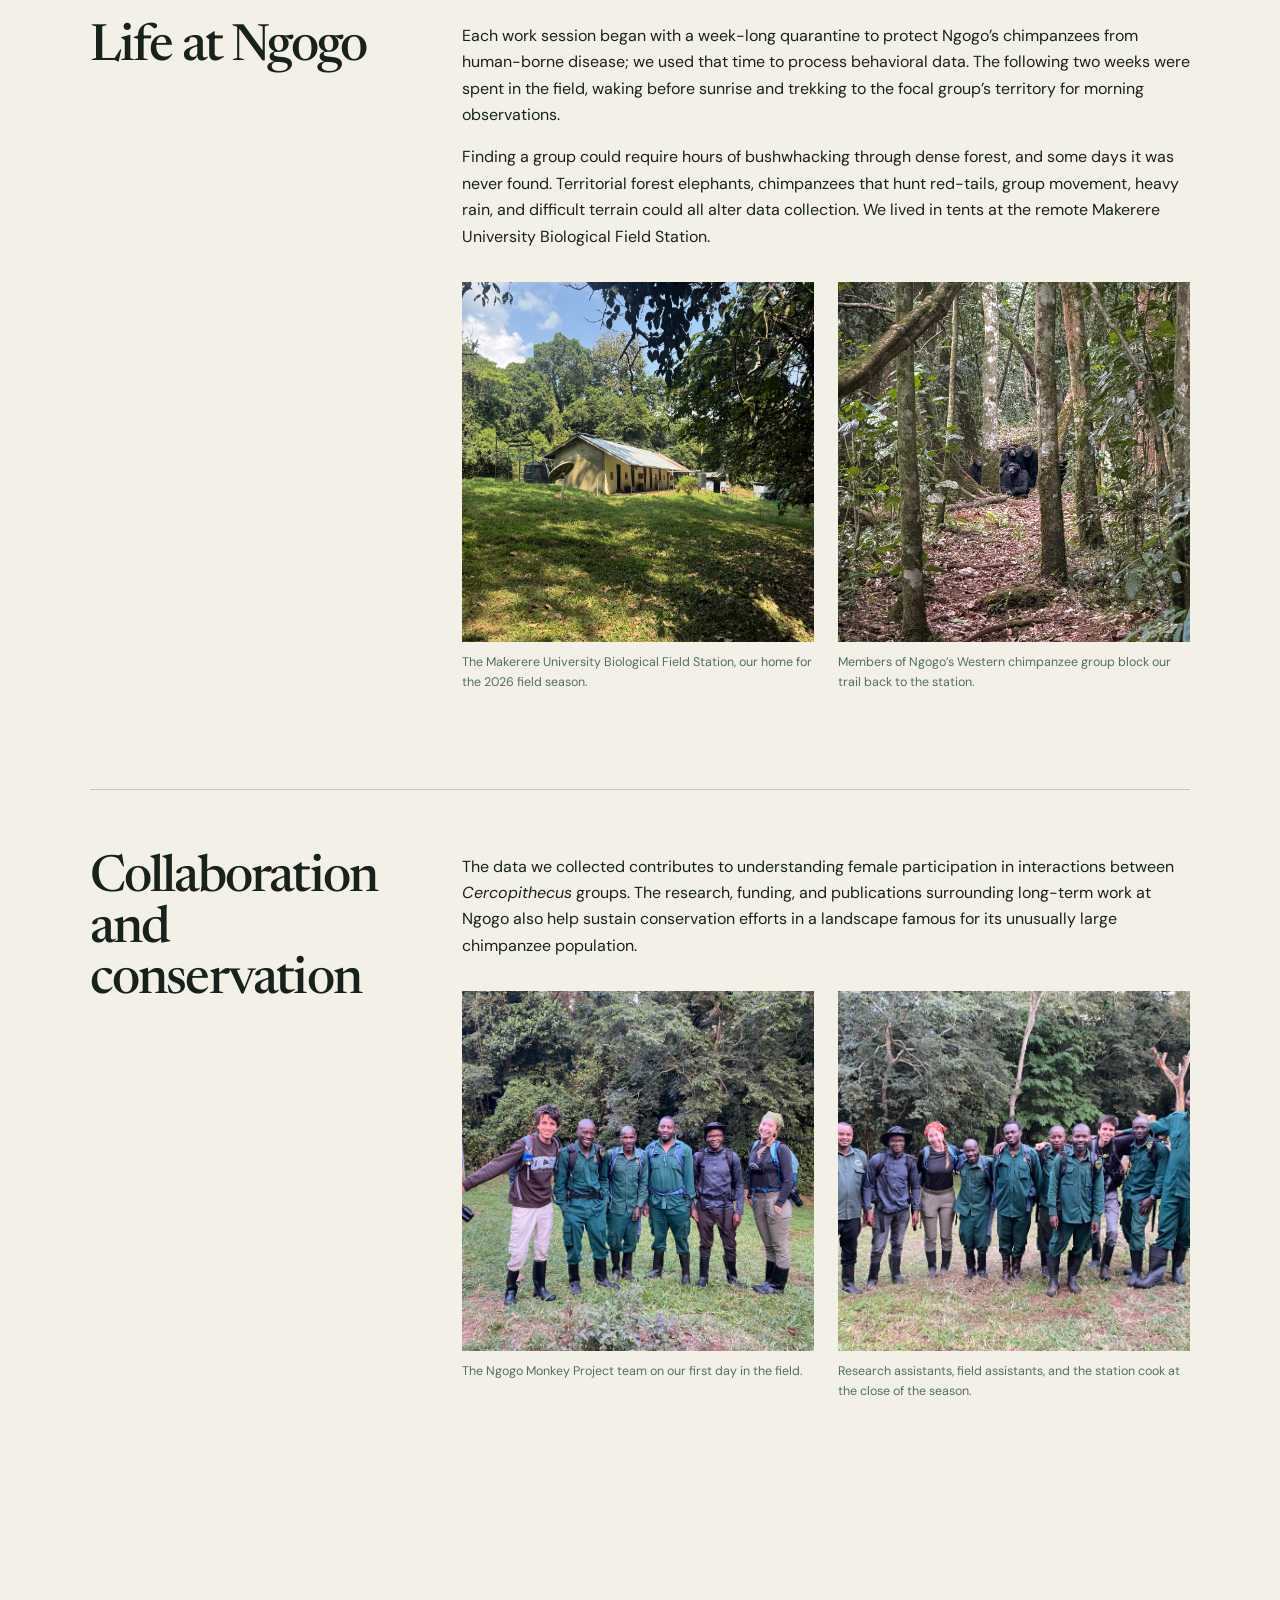
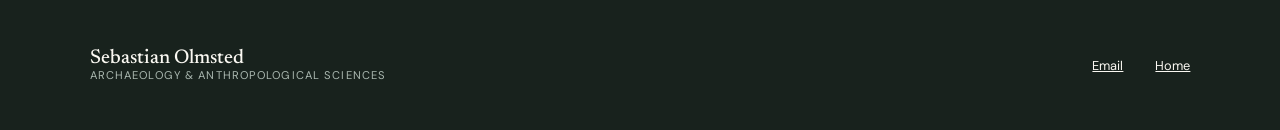
<file: ngogo.html>
<!doctype html><html lang="en"><head><meta charset="utf-8"><meta name="viewport" content="width=device-width,initial-scale=1"><title>Ngogo Monkey Project | Sebastian Olmsted</title><link rel="stylesheet" href="styles.css?v=5"><link href="https://fonts.googleapis.com/css2?family=DM+Sans:wght@400;500;600&family=Newsreader:opsz,wght@6..72,400;6..72,500;6..72,600&display=swap" rel="stylesheet"></head><body>
<header><a class="brand" href="index.html">Sebastian Olmsted <span>| Portfolio</span></a><button class="menu" aria-expanded="false" aria-controls="nav">Menu</button><nav id="nav"><a href="mnemosyne.html">Mnemosyne Project</a><a href="index.html#projects">Projects</a><a href="index.html#experience">Experience</a><a href="assets/sebastian-olmsted-cv.pdf">CV</a></nav></header><main>
<section class="page-hero"><p class="eyebrow">Behavioral ecology · Uganda</p><h1>Ngogo Monkey Project</h1><p class="standfirst">Three months studying female participation in intergroup encounters among wild red-tailed monkeys in Kibale National Park.</p></section>
<div class="page-body"><a class="back" href="index.html">← Back to portfolio</a><div class="facts"><div class="fact"><span>Role</span><strong>Research Assistant</strong></div><div class="fact"><span>Field season</span><strong>June–September 2026</strong></div><div class="fact"><span>Place</span><strong>Ngogo, Uganda</strong></div></div>
<section class="detail"><h2>A different kind of fieldwork</h2><div class="copy"><p>Joining the Ngogo Monkey Project has been one of the most impactful fieldwork experiences of my life thus far. It was a departure from the archaeological fieldwork of previous seasons and introduced me to a different kind of research.</p><p>As a research assistant, my principal duties included collecting and processing behavioral observation data and occasionally collecting non-invasive samples. Directed by Professor Michelle Brown of the University of Minnesota, the fieldwork contributed to a joint project between Minnesota and UC Santa Barbara.</p><figure class="project-image"><img src="assets/ngogo-team-hands.jpg" alt="Members of the Ngogo Monkey Project team joining hands"><figcaption>Teamwork shaped every part of the Ngogo field season.</figcaption></figure></div></section>
<section class="detail"><h2>Observing intergroup encounters</h2><div class="copy"><p>Working with UCSB PhD student Janine-Rose Klein, I helped investigate the behavior of female red-tailed monkeys and their participation in intergroup engagements. During timed 15-minute observation periods, we recorded movement, grooming, proximity to other group members, infant suckling, and foraging through video, audio recording, and field notes.</p><p>We simulated intergroup encounters using a concealed speaker that played previously recorded aggression calls from neighboring red-tailed monkey groups, then documented each focal female’s response. Expert field assistants helped us track the groups and identify individuals. Across the season, we observed three habituated groups that varied in size and territorial extent.</p><figure class="project-image"><img src="assets/female-red-tailed-monkey.jpg" alt="Mukonu, a female red-tailed monkey at Ngogo"><figcaption>Mukonu, one of the female red-tailed monkeys observed during the study.</figcaption></figure></div></section>
<section class="detail"><h2>Life at Ngogo</h2><div class="copy"><p>Each work session began with a week-long quarantine to protect Ngogo’s chimpanzees from human-borne disease; we used that time to process behavioral data. The following two weeks were spent in the field, waking before sunrise and trekking to the focal group’s territory for morning observations.</p><p>Finding a group could require hours of bushwhacking through dense forest, and some days it was never found. Territorial forest elephants, chimpanzees that hunt red-tails, group movement, heavy rain, and difficult terrain could all alter data collection. We lived in tents at the remote Makerere University Biological Field Station.</p><div class="image-grid"><figure><img src="assets/makerere-biological-field-station.jpg" alt="Makerere University Biological Field Station at Ngogo"><figcaption>The Makerere University Biological Field Station, our home for the 2026 field season.</figcaption></figure><figure><img src="assets/ngogo-chimps.jpg" alt="Chimpanzees blocking a forest trail at Ngogo"><figcaption>Members of Ngogo’s Western chimpanzee group block our trail back to the station.</figcaption></figure></div></div></section>
<section class="detail"><h2>Collaboration and conservation</h2><div class="copy"><p>The data we collected contributes to understanding female participation in interactions between <em>Cercopithecus</em> groups. The research, funding, and publications surrounding long-term work at Ngogo also help sustain conservation efforts in a landscape famous for its unusually large chimpanzee population.</p><div class="image-grid"><figure><img src="assets/ngogo-team-first-day.jpg" alt="Ngogo Monkey Project team on their first day in the field"><figcaption>The Ngogo Monkey Project team on our first day in the field.</figcaption></figure><figure><img src="assets/ngogo-full-team-photo.jpg" alt="Full Ngogo Monkey Project team"><figcaption>Research assistants, field assistants, and the station cook at the close of the season.</figcaption></figure></div></div></section></div></main>
<footer><p>Sebastian Olmsted <span>Archaeology &amp; anthropological sciences</span></p><div><a href="mailto:bas.olmsted@gmail.com">Email</a><a href="index.html">Home</a></div></footer><script src="script.js"></script></body></html>
</file>
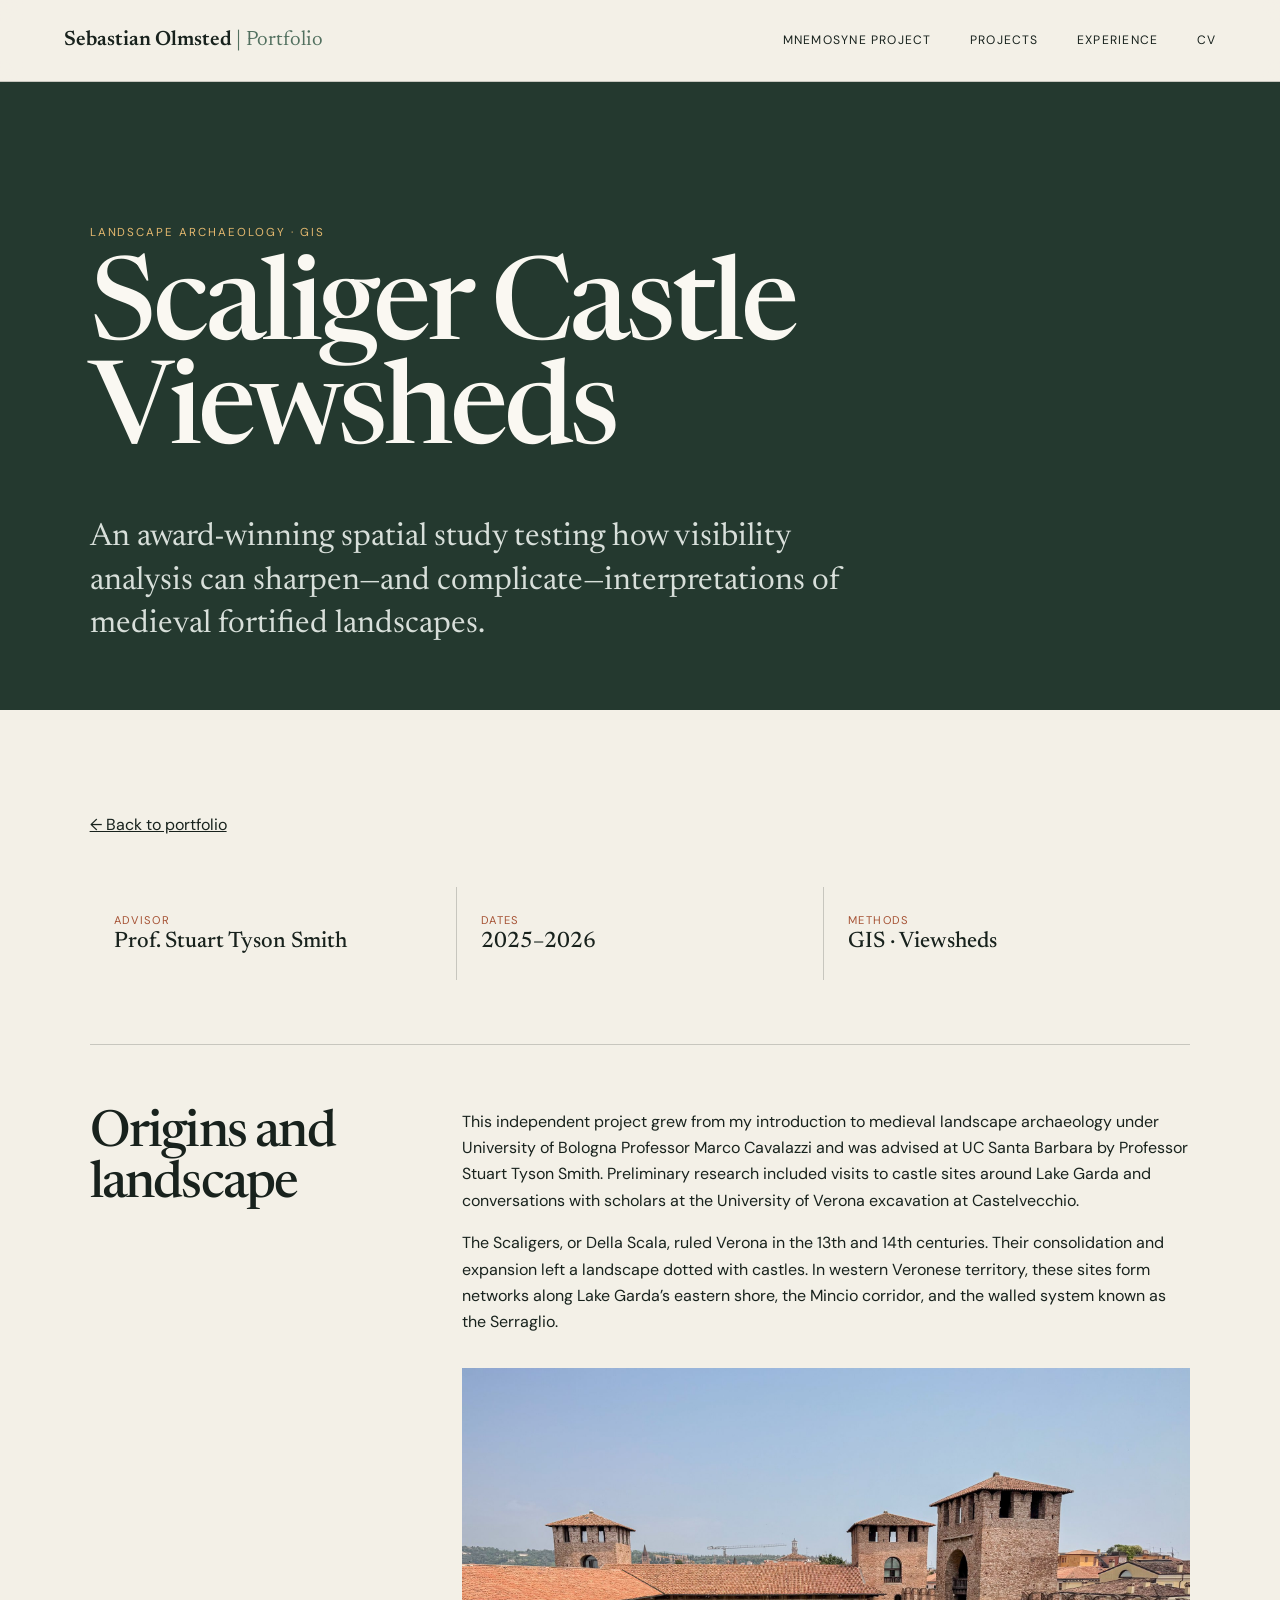
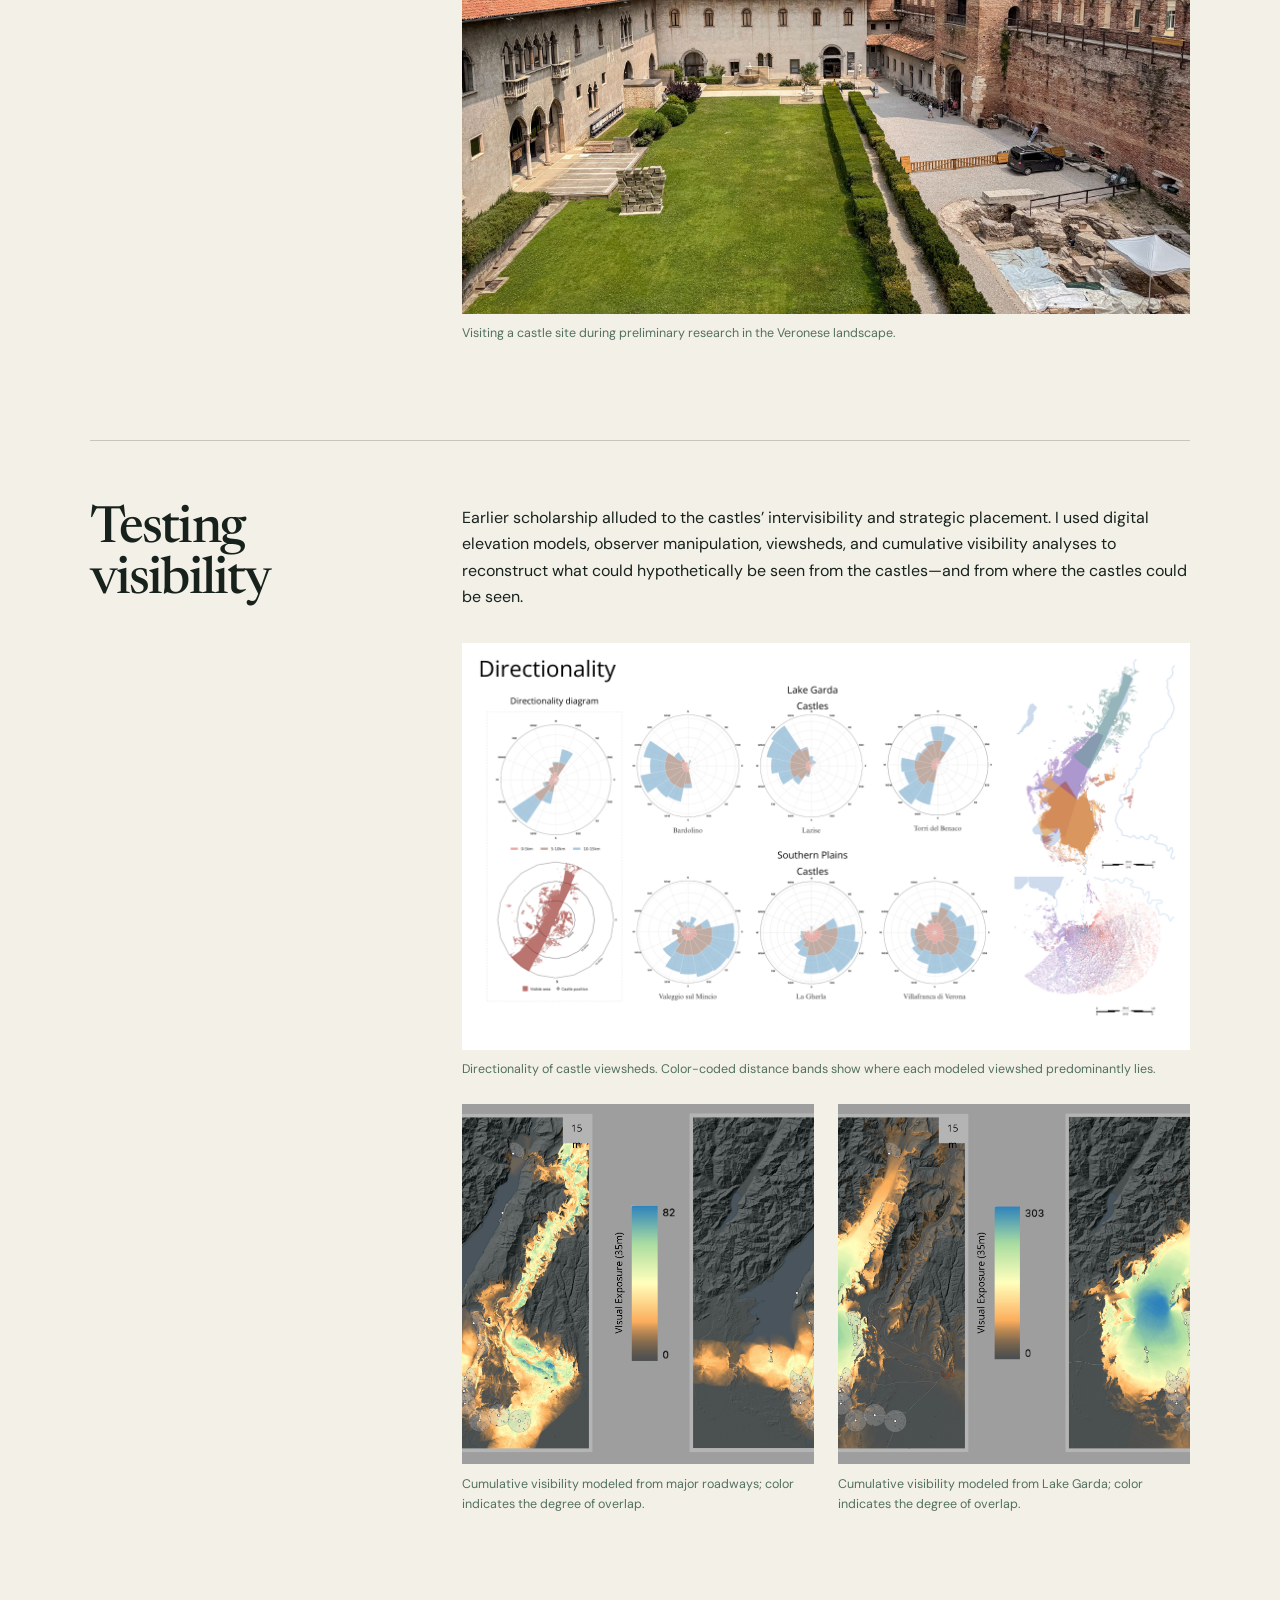
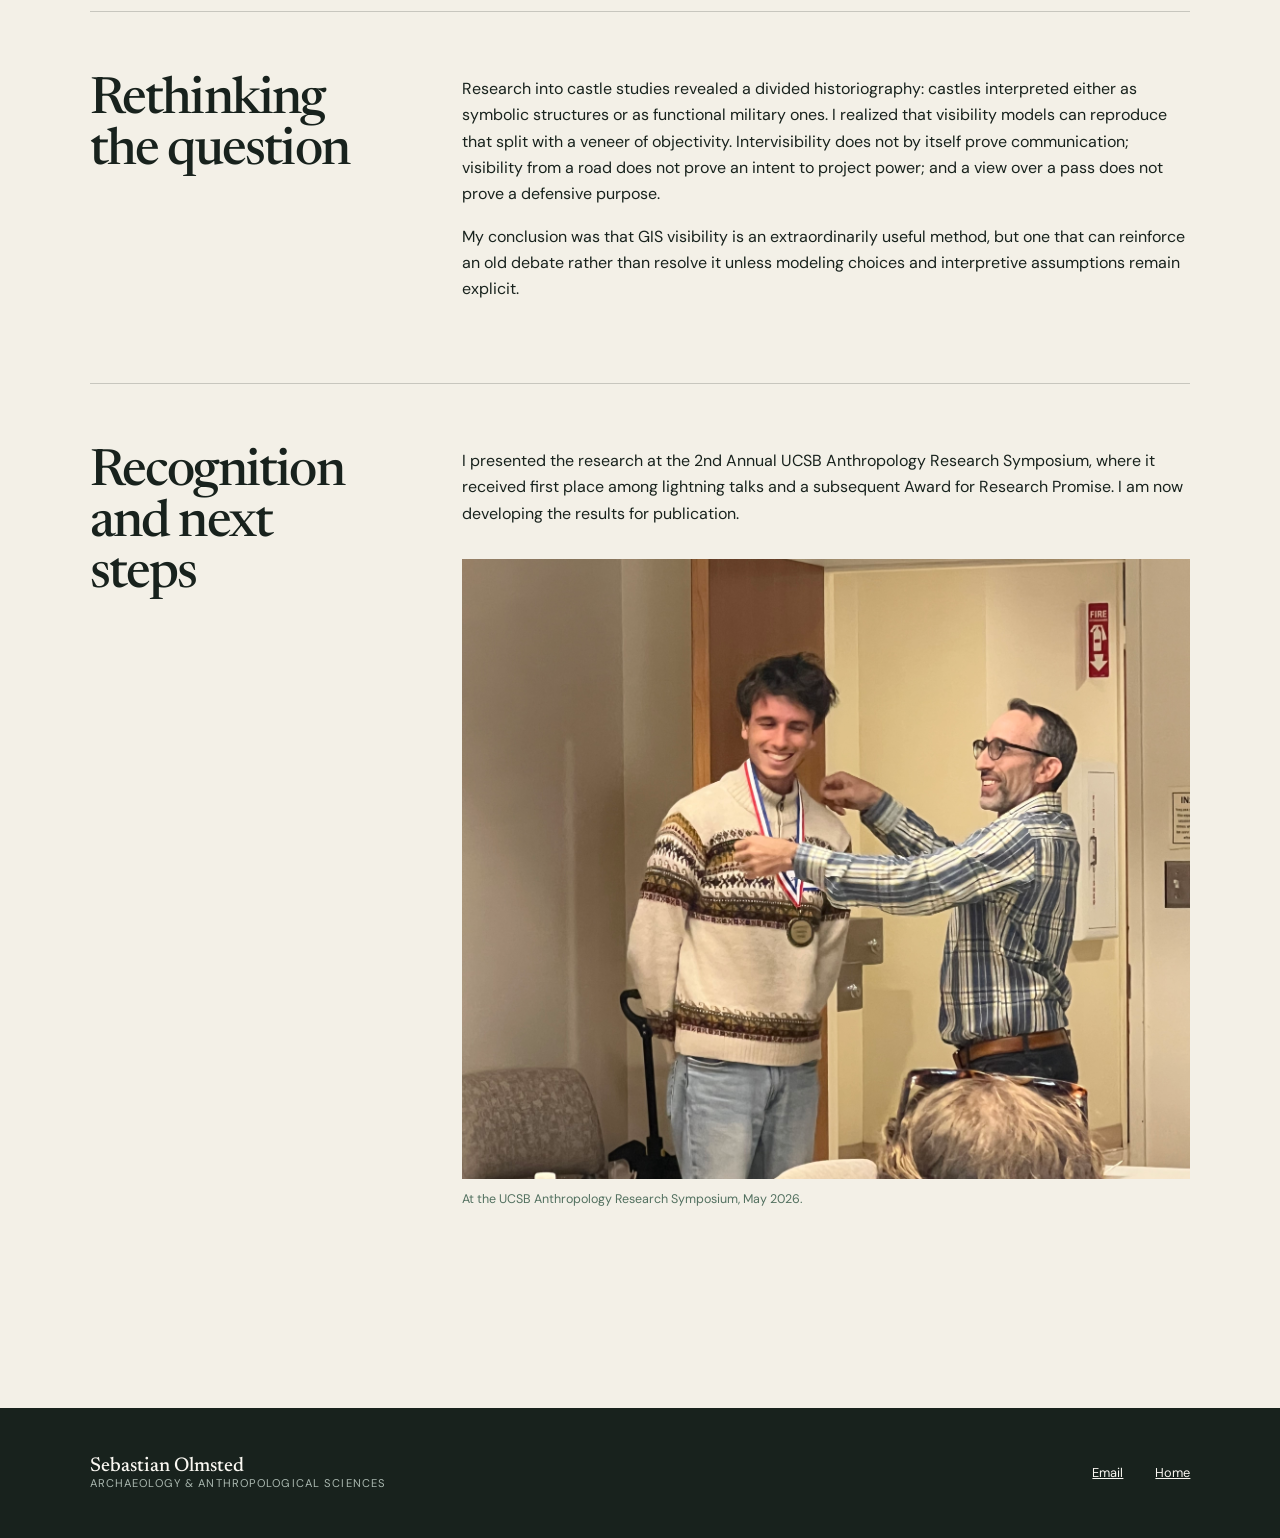
<file: scaliger.html>
<!doctype html><html lang="en"><head><meta charset="utf-8"><meta name="viewport" content="width=device-width,initial-scale=1"><title>Scaliger Castle Viewsheds | Sebastian Olmsted</title><link rel="stylesheet" href="styles.css?v=5"><link href="https://fonts.googleapis.com/css2?family=DM+Sans:wght@400;500;600&family=Newsreader:opsz,wght@6..72,400;6..72,500;6..72,600&display=swap" rel="stylesheet"></head><body>
<header><a class="brand" href="index.html">Sebastian Olmsted <span>| Portfolio</span></a><button class="menu" aria-expanded="false" aria-controls="nav">Menu</button><nav id="nav"><a href="mnemosyne.html">Mnemosyne Project</a><a href="index.html#projects">Projects</a><a href="index.html#experience">Experience</a><a href="assets/sebastian-olmsted-cv.pdf">CV</a></nav></header><main>
<section class="page-hero"><p class="eyebrow">Landscape archaeology · GIS</p><h1>Scaliger Castle Viewsheds</h1><p class="standfirst">An award-winning spatial study testing how visibility analysis can sharpen—and complicate—interpretations of medieval fortified landscapes.</p></section>
<div class="page-body"><a class="back" href="index.html">← Back to portfolio</a><div class="facts"><div class="fact"><span>Advisor</span><strong>Prof. Stuart Tyson Smith</strong></div><div class="fact"><span>Dates</span><strong>2025–2026</strong></div><div class="fact"><span>Methods</span><strong>GIS · Viewsheds</strong></div></div>
<section class="detail"><h2>Origins and landscape</h2><div class="copy"><p>This independent project grew from my introduction to medieval landscape archaeology under University of Bologna Professor Marco Cavalazzi and was advised at UC Santa Barbara by Professor Stuart Tyson Smith. Preliminary research included visits to castle sites around Lake Garda and conversations with scholars at the University of Verona excavation at Castelvecchio.</p><p>The Scaligers, or Della Scala, ruled Verona in the 13th and 14th centuries. Their consolidation and expansion left a landscape dotted with castles. In western Veronese territory, these sites form networks along Lake Garda’s eastern shore, the Mincio corridor, and the walled system known as the Serraglio.</p><figure class="project-image"><img src="assets/scaliger-castle-site-visit.jpg" alt="Site visit to a Scaliger castle"><figcaption>Visiting a castle site during preliminary research in the Veronese landscape.</figcaption></figure></div></section>
<section class="detail"><h2>Testing visibility</h2><div class="copy"><p>Earlier scholarship alluded to the castles’ intervisibility and strategic placement. I used digital elevation models, observer manipulation, viewsheds, and cumulative visibility analyses to reconstruct what could hypothetically be seen from the castles—and from where the castles could be seen.</p><div class="image-grid"><figure class="wide"><img src="assets/viewshed-directionality.png" alt="GIS map charting the directionality of castle viewsheds"><figcaption>Directionality of castle viewsheds. Color-coded distance bands show where each modeled viewshed predominantly lies.</figcaption></figure><figure><img src="assets/cva-major-roadways.png" alt="Cumulative viewshed analysis from major roadways"><figcaption>Cumulative visibility modeled from major roadways; color indicates the degree of overlap.</figcaption></figure><figure><img src="assets/cva-lake-garda.png" alt="Cumulative viewshed analysis from Lake Garda"><figcaption>Cumulative visibility modeled from Lake Garda; color indicates the degree of overlap.</figcaption></figure></div></div></section>
<section class="detail"><h2>Rethinking the question</h2><div class="copy"><p>Research into castle studies revealed a divided historiography: castles interpreted either as symbolic structures or as functional military ones. I realized that visibility models can reproduce that split with a veneer of objectivity. Intervisibility does not by itself prove communication; visibility from a road does not prove an intent to project power; and a view over a pass does not prove a defensive purpose.</p><p>My conclusion was that GIS visibility is an extraordinarily useful method, but one that can reinforce an old debate rather than resolve it unless modeling choices and interpretive assumptions remain explicit.</p></div></section>
<section class="detail"><h2>Recognition and next steps</h2><div class="copy"><p>I presented the research at the 2nd Annual UCSB Anthropology Research Symposium, where it received first place among lightning talks and a subsequent Award for Research Promise. I am now developing the results for publication.</p><figure class="project-image"><img src="assets/scaliger-award-symposium.jpeg" alt="Sebastian receiving recognition at the UCSB Anthropology Research Symposium"><figcaption>At the UCSB Anthropology Research Symposium, May 2026.</figcaption></figure></div></section></div></main>
<footer><p>Sebastian Olmsted <span>Archaeology &amp; anthropological sciences</span></p><div><a href="mailto:bas.olmsted@gmail.com">Email</a><a href="index.html">Home</a></div></footer><script src="script.js"></script></body></html>
</file>
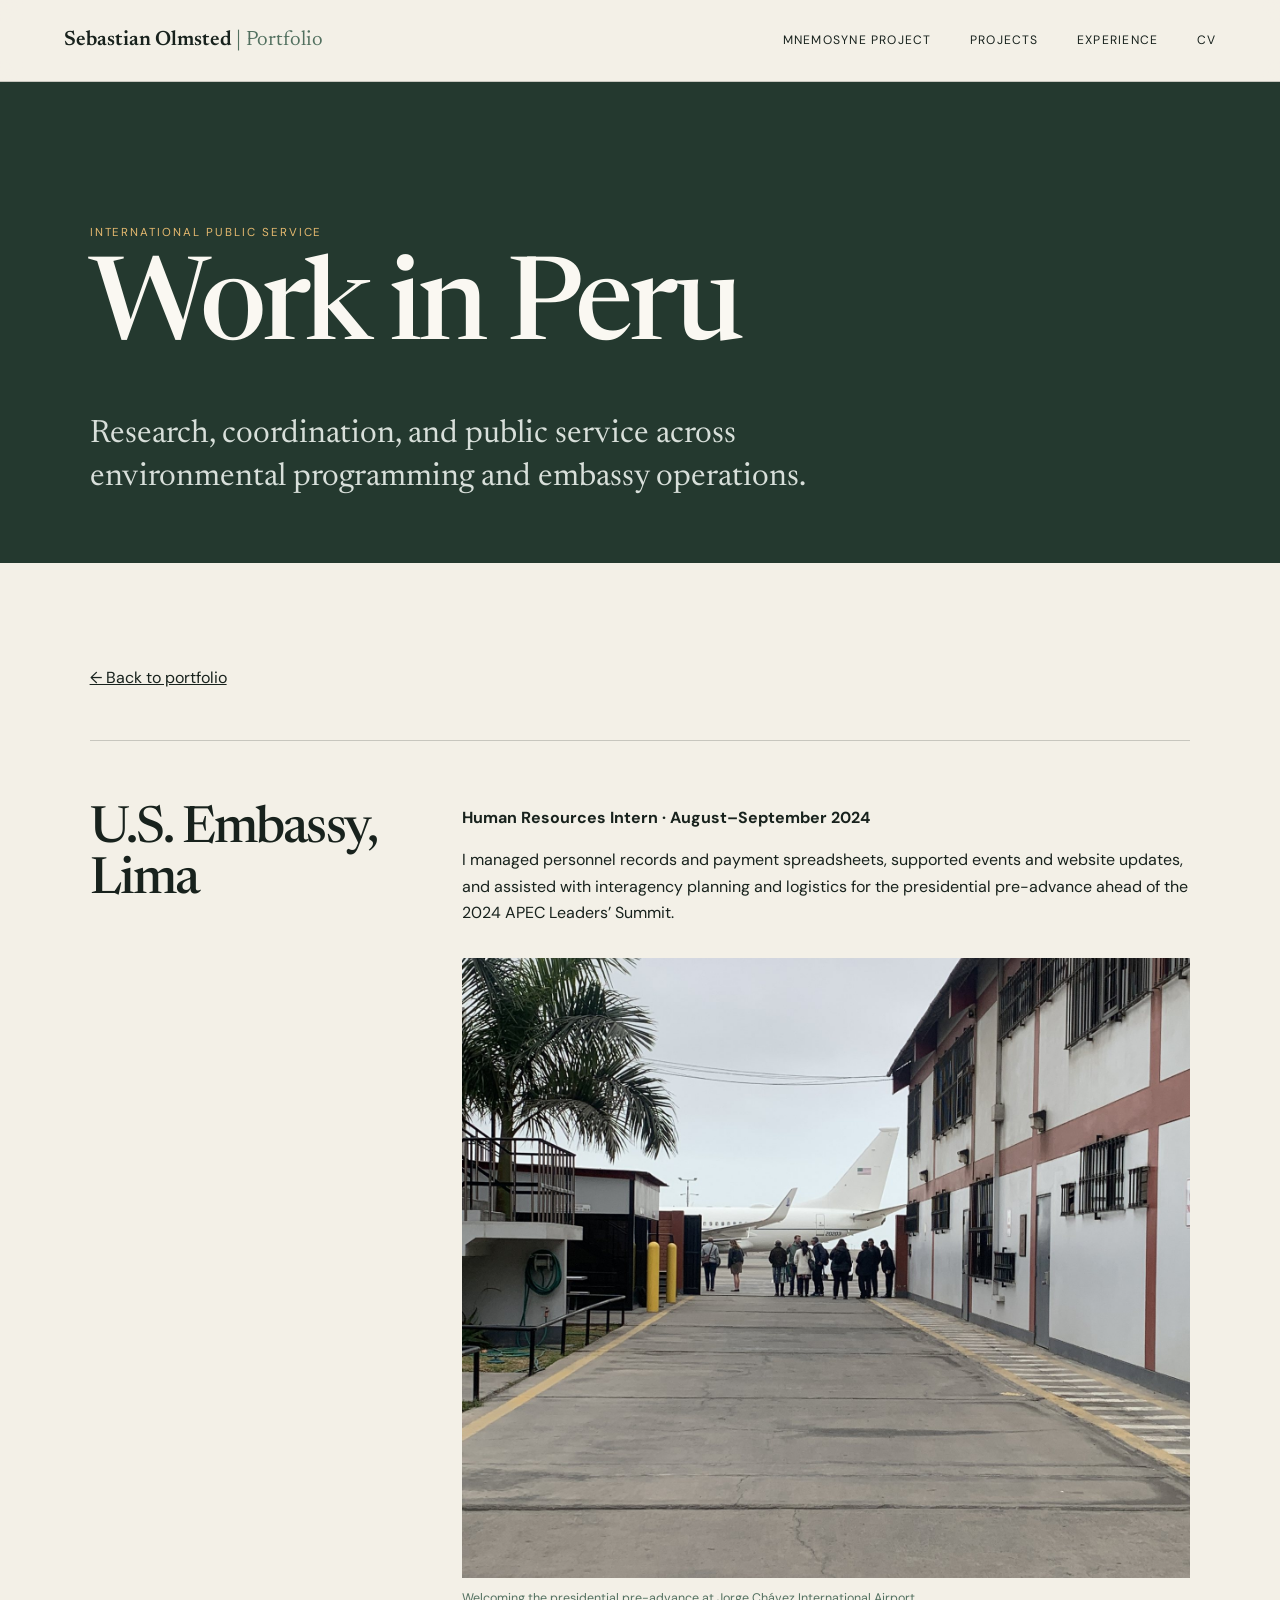
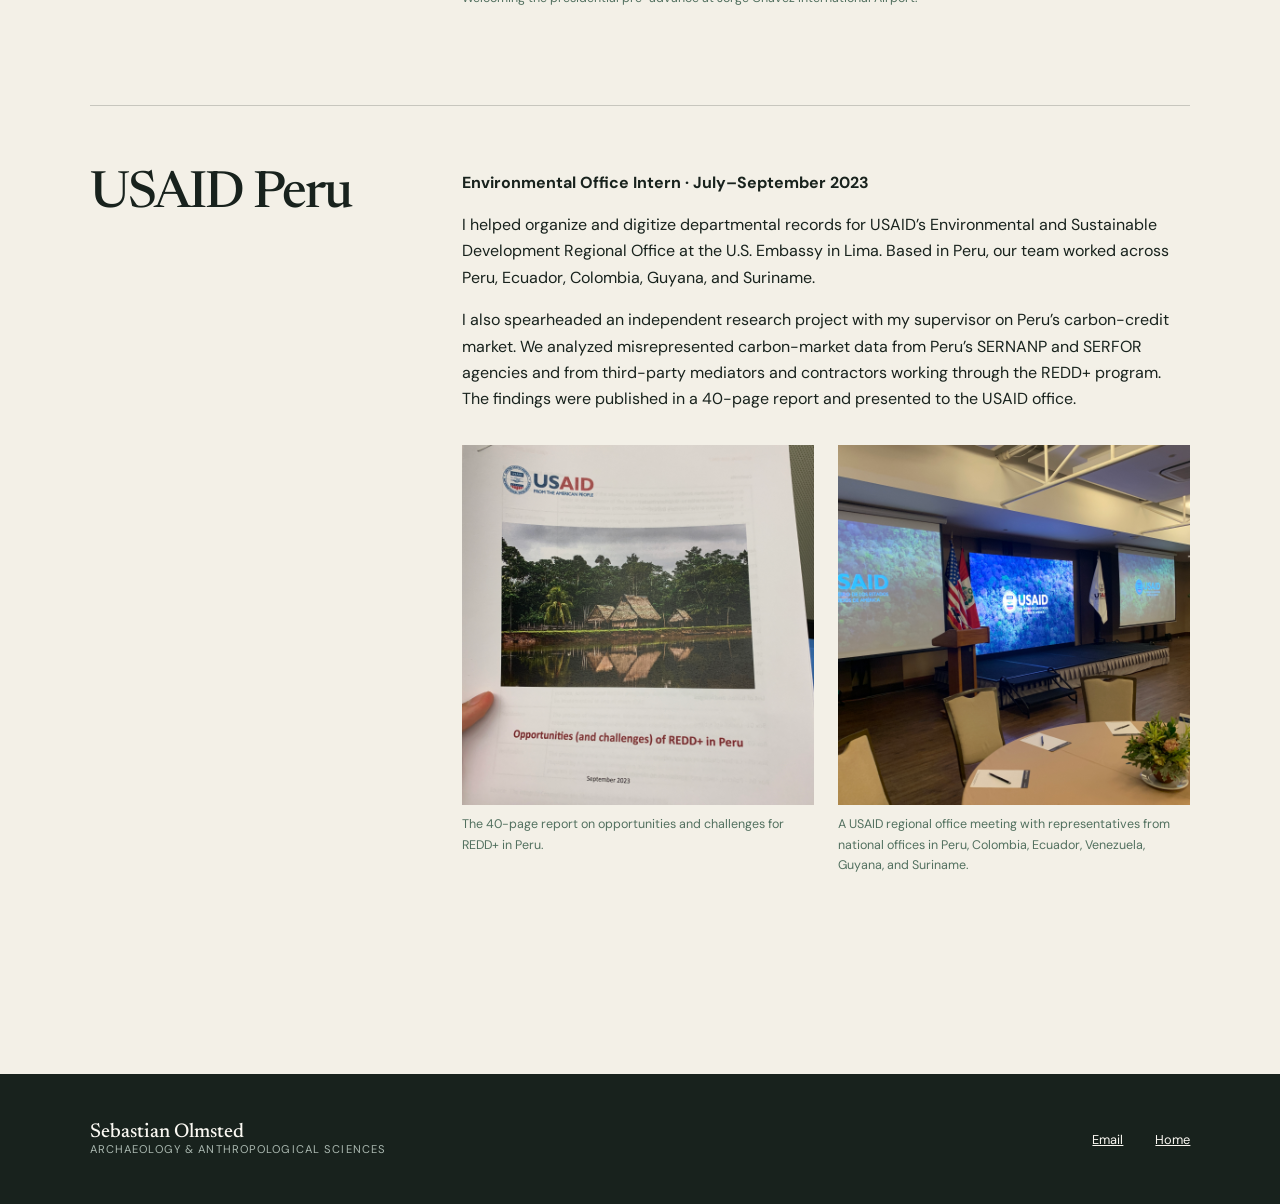
<file: work.html>
<!doctype html>
<html lang="en">
<head>
  <meta charset="utf-8"><meta name="viewport" content="width=device-width,initial-scale=1">
  <title>Public Service Experience | Sebastian Olmsted</title><link rel="stylesheet" href="styles.css?v=6">
  <link href="https://fonts.googleapis.com/css2?family=DM+Sans:wght@400;500;600&family=Newsreader:opsz,wght@6..72,400;6..72,500;6..72,600&display=swap" rel="stylesheet">
</head>
<body>
  <header><a class="brand" href="index.html">Sebastian Olmsted <span>| Portfolio</span></a><button class="menu" aria-expanded="false" aria-controls="nav">Menu</button><nav id="nav"><a href="mnemosyne.html">Mnemosyne Project</a><a href="index.html#projects">Projects</a><a href="index.html#experience">Experience</a><a href="assets/sebastian-olmsted-cv.pdf">CV</a></nav></header>
  <main><section class="page-hero"><p class="eyebrow">International public service</p><h1>Work in Peru</h1><p class="standfirst">Research, coordination, and public service across environmental programming and embassy operations.</p></section><div class="page-body"><a class="back" href="index.html">← Back to portfolio</a>
    <section class="detail" id="embassy"><h2>U.S. Embassy, Lima</h2><div class="copy"><p><strong>Human Resources Intern · August–September 2024</strong></p><p>I managed personnel records and payment spreadsheets, supported events and website updates, and assisted with interagency planning and logistics for the presidential pre-advance ahead of the 2024 APEC Leaders’ Summit.</p><figure class="project-image"><img src="assets/presidential-pre-advance.jpg" alt="Presidential pre-advance delegation in Lima"><figcaption>Welcoming the presidential pre-advance at Jorge Chávez International Airport.</figcaption></figure></div></section>
    <section class="detail" id="usaid"><h2>USAID Peru</h2><div class="copy"><p><strong>Environmental Office Intern · July–September 2023</strong></p><p>I helped organize and digitize departmental records for USAID’s Environmental and Sustainable Development Regional Office at the U.S. Embassy in Lima. Based in Peru, our team worked across Peru, Ecuador, Colombia, Guyana, and Suriname.</p><p>I also spearheaded an independent research project with my supervisor on Peru’s carbon-credit market. We analyzed misrepresented carbon-market data from Peru’s SERNANP and SERFOR agencies and from third-party mediators and contractors working through the REDD+ program. The findings were published in a 40-page report and presented to the USAID office.</p><div class="image-grid"><figure><img src="USAID-report.JPG" alt="USAID report about carbon market opportunities and challenges in Peru"><figcaption>The 40-page report on opportunities and challenges for REDD+ in Peru.</figcaption></figure><figure><img src="USAID-conference.JPG" alt="USAID regional office meeting presentation"><figcaption>A USAID regional office meeting with representatives from national offices in Peru, Colombia, Ecuador, Venezuela, Guyana, and Suriname.</figcaption></figure></div></div></section>
  </div></main><footer><p>Sebastian Olmsted <span>Archaeology &amp; anthropological sciences</span></p><div><a href="mailto:bas.olmsted@gmail.com">Email</a><a href="index.html">Home</a></div></footer><script src="script.js"></script>
</body></html>
</file>
<file: styles.css>
:root{--ink:#18221d;--forest:#24392f;--moss:#52705f;--paper:#f3f0e7;--cream:#faf8f2;--gold:#d5a75d;--rust:#a65335;--line:rgba(24,34,29,.2);--serif:"Newsreader",Georgia,serif;--sans:"DM Sans",Arial,sans-serif}*{box-sizing:border-box}html{scroll-behavior:smooth}body{margin:0;background:var(--paper);color:var(--ink);font:400 1rem/1.65 var(--sans)}a{color:inherit}img{display:block;max-width:100%}.skip{position:absolute;left:-999px}.skip:focus{left:1rem;top:1rem;background:#fff;padding:.7rem;z-index:99}header{height:82px;padding:0 clamp(1.25rem,5vw,5rem);display:flex;align-items:center;justify-content:space-between;border-bottom:1px solid var(--line);background:rgba(243,240,231,.94);position:sticky;top:0;z-index:30;backdrop-filter:blur(12px)}.brand{text-decoration:none;font:600 1.3rem var(--serif)}.brand span{color:var(--moss);font-weight:400}nav{display:flex;gap:clamp(1rem,3vw,2.8rem)}nav a{text-decoration:none;font-size:.76rem;text-transform:uppercase;letter-spacing:.1em}.menu{display:none;background:none;border:0;font:inherit}.carousel{position:relative;height:calc(100vh - 82px);min-height:620px;background:#101713;overflow:hidden}.slide{position:absolute;inset:0;opacity:0;transition:opacity .8s}.slide.active{opacity:1}.slide img{width:100%;height:100%;object-fit:cover;filter:brightness(.73)}.caption{position:absolute;left:0;right:0;bottom:0;padding:9rem clamp(1.25rem,6vw,6rem) 3rem;background:linear-gradient(transparent,rgba(8,15,11,.86));color:#fff}.caption>p:last-child{max-width:870px;margin:0;font:400 clamp(1.3rem,2.2vw,2.1rem)/1.3 var(--serif)}.caption a{text-underline-offset:5px}.eyebrow{font-size:.72rem!important;text-transform:uppercase;letter-spacing:.17em;color:#e5b96f;font-family:var(--sans)!important;margin:0 0 1.2rem}.eyebrow.dark{color:var(--rust)}.controls{position:absolute;right:clamp(1.25rem,6vw,6rem);bottom:2.6rem;z-index:5;color:#fff;display:flex;align-items:center;gap:.8rem}.controls button{width:44px;height:44px;border-radius:50%;border:1px solid #ffffff99;color:#fff;background:#0004;font-size:1.2rem}.pad{padding:clamp(5rem,10vw,9rem) clamp(1.25rem,7vw,7.5rem)}h1,h2,h3{font-family:var(--serif);font-weight:500;letter-spacing:-.035em}.intro h1,.heading h2,.recent h2{font-size:clamp(3.2rem,8vw,8rem);line-height:.92;margin:0}.columns{display:grid;grid-template-columns:1fr 1fr;gap:8vw;margin-top:4rem}.lede{font:400 clamp(1.6rem,3vw,2.7rem)/1.2 var(--serif);margin:0}.columns a{color:var(--rust)}.underlink{display:inline-block;margin-top:3rem;padding-bottom:.3rem;text-decoration:none;border-bottom:1px solid}.projects{background:var(--forest);color:var(--cream)}.heading{display:flex;align-items:end;justify-content:space-between;gap:3rem;margin-bottom:4rem}.heading h2{font-size:clamp(3rem,6vw,6rem)}.heading>p{max-width:430px;color:#c1ccc5;margin:0}.project-grid{display:grid;grid-template-columns:1.35fr 1fr;gap:1px;background:#ffffff30;border:1px solid #ffffff30}.project-card{min-height:320px;padding:2rem;display:flex;flex-direction:column;background:var(--forest);text-decoration:none}.project-card:hover{background:#315042}.project-card.feature{grid-row:span 2;min-height:641px;justify-content:flex-end}.project-card small{color:#d9b575;text-transform:uppercase;letter-spacing:.1em}.project-card h3{font-size:clamp(2rem,4vw,4.5rem);line-height:.95;margin:auto 0 1rem}.project-card.feature h3{margin:.8rem 0}.project-card p{color:#ced8d1;max-width:540px}.project-card b{font-size:.82rem;margin-top:1rem}.image-card{padding:0;display:grid;grid-template-columns:44% 1fr}.image-card img{width:100%;height:100%;object-fit:cover}.image-card div{padding:2rem;display:flex;flex-direction:column}.image-card h3{font-size:2.4rem}.recent{background:var(--gold)}.recent h2{max-width:900px}.recent-grid{display:grid;grid-template-columns:repeat(3,1fr);border-top:1px solid;margin-top:4rem}.recent article{padding:2rem 2rem 0 0}.recent article+article{border-left:1px solid;padding-left:2rem}.recent h3{font-size:1.8rem;line-height:1.15;margin:.7rem 0}.recent small{text-transform:uppercase;letter-spacing:.12em}.heading.ink>p{color:var(--moss)}.group{display:grid;grid-template-columns:180px 1fr;border-top:1px solid}.group>h3{font-size:1.7rem;margin:1.2rem 0}.group>a{grid-column:2;display:grid;grid-template-columns:1fr 150px 110px;align-items:center;gap:1rem;padding:1.3rem 0;border-bottom:1px solid var(--line);text-decoration:none}.group strong,.group span{display:block}.group strong{font:500 1.3rem var(--serif)}.group span{color:var(--moss);font-size:.84rem}.group time,.group em{font-size:.78rem;font-style:normal}.group em{text-align:right}footer{background:var(--ink);color:var(--cream);padding:3rem clamp(1.25rem,7vw,7.5rem);display:flex;justify-content:space-between;align-items:center}footer p{font:500 1.25rem var(--serif);margin:0}footer p span{display:block;font:400 .7rem var(--sans);color:#aab8b0;text-transform:uppercase;letter-spacing:.1em}footer div{display:flex;gap:2rem}footer a{font-size:.8rem}
.page-hero{padding:clamp(5rem,11vw,10rem) clamp(1.25rem,7vw,7.5rem) 4rem;background:var(--forest);color:var(--cream)}.page-hero h1{font-size:clamp(3.5rem,9vw,8.5rem);line-height:.9;margin:0;max-width:1100px}.standfirst{font:400 clamp(1.3rem,2.5vw,2.1rem)/1.35 var(--serif);max-width:760px;color:#d8dfda;margin:3rem 0 0}.page-body{padding:clamp(4rem,8vw,8rem) clamp(1.25rem,7vw,7.5rem)}.back{display:inline-block;margin-bottom:3rem}.facts{display:grid;grid-template-columns:repeat(3,1fr);gap:1px;background:var(--line);margin-bottom:4rem}.fact{background:var(--paper);padding:1.5rem}.fact span{display:block;color:var(--rust);font-size:.7rem;text-transform:uppercase;letter-spacing:.12em}.fact strong{font:500 1.4rem var(--serif)}.detail{display:grid;grid-template-columns:minmax(180px,.65fr) 1.6fr;gap:6vw;padding:4rem 0;border-top:1px solid var(--line)}.detail h2{font-size:clamp(2rem,4vw,4rem);line-height:1;margin:0}.copy{max-width:760px}.copy p:first-child{margin-top:0}.copy li{margin-bottom:.6rem}.project-image{margin:2rem 0}.project-image img{width:100%;max-height:620px;object-fit:cover}.project-image figcaption{font-size:.78rem;color:var(--moss);margin-top:.6rem}
@media(max-width:800px){header{height:70px}.brand{font-size:1.05rem}.menu{display:block}nav{display:none;position:absolute;top:70px;left:0;right:0;padding:1.4rem;background:var(--paper);flex-direction:column;border-bottom:1px solid}nav.open{display:flex}.carousel{height:76vh;min-height:540px}.caption{padding:8rem 1.25rem 5.5rem}.controls{left:1.25rem;right:auto;bottom:1.1rem}.columns,.project-grid,.recent-grid{grid-template-columns:1fr}.columns{gap:2rem}.heading{display:block}.heading>p{margin-top:1rem}.project-card.feature{grid-row:auto;min-height:420px}.image-card{grid-template-columns:1fr}.image-card img{height:250px}.recent article,.recent article+article{border-left:0;border-bottom:1px solid;padding:1.5rem 0}.group{grid-template-columns:1fr}.group>a{grid-column:1;grid-template-columns:1fr auto}.group time{grid-row:1;grid-column:2}.group em{grid-column:1;text-align:left}.detail{grid-template-columns:1fr;gap:1.5rem}.facts{grid-template-columns:1fr}footer{align-items:flex-start;flex-direction:column;gap:2rem}}
@media(prefers-reduced-motion:reduce){.slide{transition:none}}

/* September 2026 refinement pass */
.slide{pointer-events:none}
.slide.active{pointer-events:auto}
.slide::before{content:"";position:absolute;inset:-3%;background-image:var(--slide-image);background-position:center;background-size:cover;filter:blur(28px) brightness(.55);transform:scale(1.08)}
.slide img{position:relative;z-index:1;object-fit:contain;filter:brightness(.78)}
.caption{z-index:2;padding-right:clamp(23rem,36vw,36rem)}
.caption>p:last-child{max-width:none}
.intro h1,.heading h2,.recent h2{font-size:clamp(3rem,6vw,6rem)}
.lede{font:400 clamp(1.35rem,2.2vw,2rem)/1.35 var(--serif);color:#738078}
.project-card small{display:block;min-height:2.6em;margin:0 0:1.1rem}
.project-card h3,.image-card h3{font-size:clamp(2.7rem,4.3vw,4.8rem);line-height:.95;margin:0 0 1.1rem}
.project-card.feature{justify-content:flex-end}
.project-card.feature h3{margin:0 0 1.1rem}
.project-card.feature::before{content:"";width:150px;height:270px;background:url('assets/mnemosyne-logo.png') left center/contain no-repeat;margin:0 0 auto}
.group{grid-template-columns:240px 1fr}
.mnemosyne-page .page-hero h1:before{content:"";display:inline-block;width:clamp(70px,8vw,110px);height:clamp(145px,16vw,230px);background:url('assets/mnemosyne-logo.png') center/contain no-repeat;margin-right:.25em;vertical-align:-.25em}
.project-image img{height:auto}
@media(max-width:800px){.caption{padding:8rem 1.25rem 6.5rem}.caption>p:last-child{font-size:clamp(1.15rem,5vw,1.55rem)}.group{grid-template-columns:1fr}.project-card.feature::before{width:105px;height:225px;margin-bottom:3rem}.mnemosyne-page .page-hero h1:before{display:block;margin:0 0 1rem}}

/* Portfolio content update */
.intro h1{margin-top:clamp(1.25rem,3vw,2.5rem)}
.portrait{width:min(100%,330px);max-height:420px;object-fit:cover;object-position:center 24%;margin:0 auto 2rem}
.project-card.feature::before{width:170px;height:330px;background-image:url('assets/mnemosyne-logo.png');background-position:left center;margin:0 0 auto}
.mnemosyne-page .page-hero h1:before{display:none}
.mnemosyne-hero-logo{width:min(900px,82vw);max-height:300px;object-fit:contain;object-position:center;margin:2rem auto 3rem}
.image-grid{display:grid;grid-template-columns:repeat(2,minmax(0,1fr));gap:1.5rem;margin:2rem 0}
.image-grid figure{margin:0}
.image-grid img{width:100%;height:360px;object-fit:cover}
.image-grid .wide{grid-column:1/-1}
.image-grid .wide img{height:auto;max-height:600px}
.image-grid figcaption{font-size:.78rem;color:var(--moss);margin-top:.6rem}
@media(max-width:800px){.project-card.feature::before{width:120px;height:245px;margin-bottom:3rem}.image-grid{grid-template-columns:1fr}.image-grid .wide{grid-column:auto}.image-grid img{height:auto;max-height:520px}.mnemosyne-hero-logo{width:100%;margin:1.5rem 0 2.5rem}}
</file>
